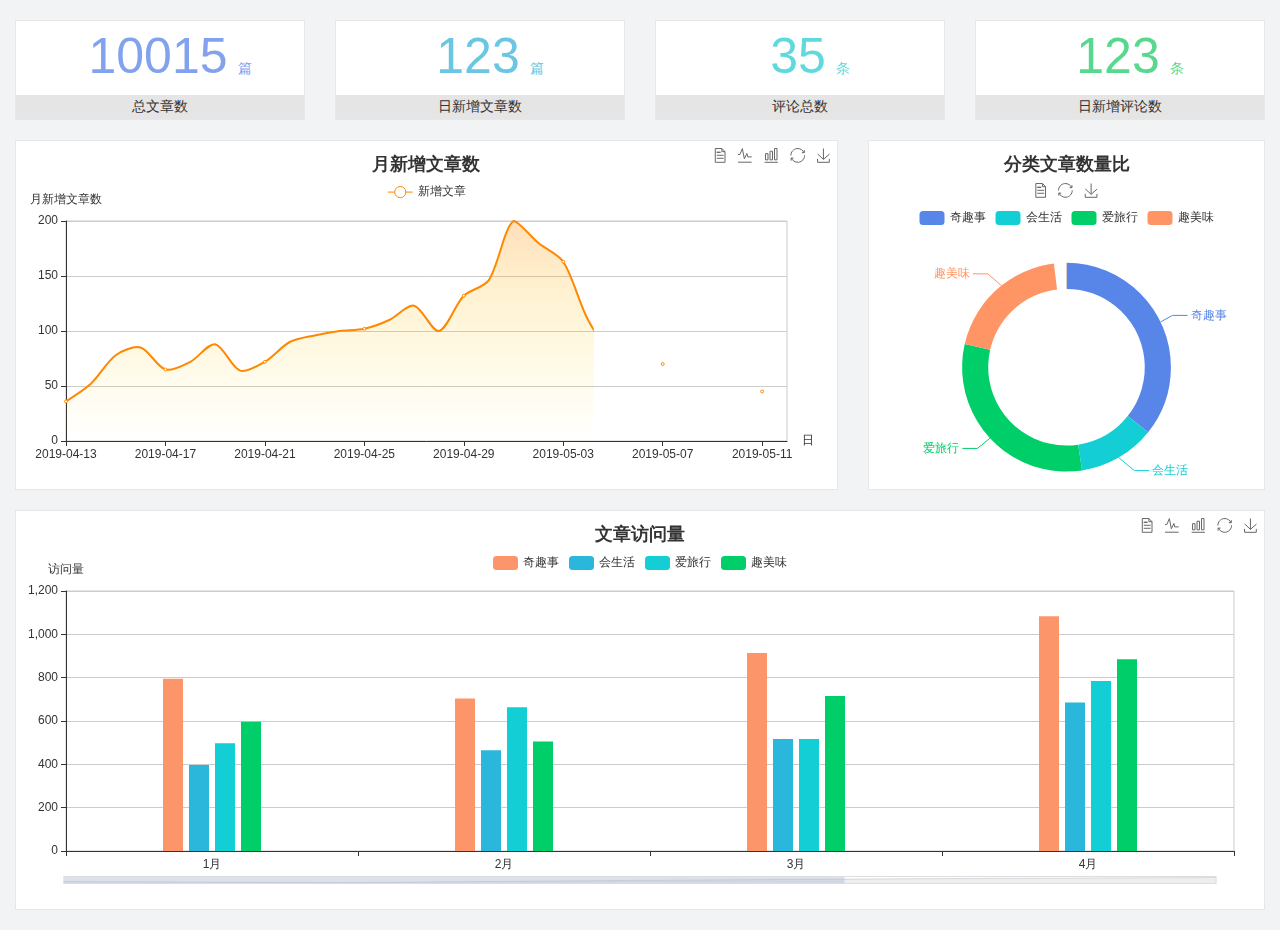
<file: home/dashboard.html>
<!DOCTYPE html>
<html lang="en">
  <head>
    <meta charset="UTF-8" />
    <meta name="viewport" content="width=device-width, initial-scale=1.0" />
    <meta http-equiv="X-UA-Compatible" content="ie=edge" />
    <title>图表统计</title>
    <link rel="stylesheet" href="../assets/lib/bootstrap.css" />
    <link rel="stylesheet" href="../assets/lib/main.css" />
    <script src="../assets/lib/jquery.js"></script>
    <script type="text/javascript" src="../assets/lib/echarts.min.js"></script>
  </head>

  <body>
    <div class="container-fluid">
      <div class="row spannel_list">
        <div class="col-sm-3 col-xs-6">
          <div class="spannel">
            <em>10015</em><span>篇</span>
            <b>总文章数</b>
          </div>
        </div>
        <div class="col-sm-3 col-xs-6">
          <div class="spannel scolor01">
            <em>123</em><span>篇</span>
            <b>日新增文章数</b>
          </div>
        </div>
        <div class="col-sm-3 col-xs-6">
          <div class="spannel scolor02">
            <em>35</em><span>条</span>
            <b>评论总数</b>
          </div>
        </div>
        <div class="col-sm-3 col-xs-6">
          <div class="spannel scolor03">
            <em>123</em><span>条</span>
            <b>日新增评论数</b>
          </div>
        </div>
      </div>
    </div>

    <div class="container-fluid">
      <div class="row curve-pie">
        <div class="col-lg-8 col-md-8">
          <div class="gragh_pannel" id="curve_show"></div>
        </div>
        <div class="col-lg-4 col-md-4">
          <div class="gragh_pannel" id="pie_show"></div>
        </div>
      </div>
    </div>

    <div class="container-fluid">
      <div class="column_pannel" id="column_show"></div>
    </div>

    <script>
      var oChart = echarts.init(document.getElementById("curve_show"));
      var aList_all = [
        { count: 36, date: "2019-04-13" },
        { count: 52, date: "2019-04-14" },
        { count: 78, date: "2019-04-15" },
        { count: 85, date: "2019-04-16" },
        { count: 65, date: "2019-04-17" },
        { count: 72, date: "2019-04-18" },
        { count: 88, date: "2019-04-19" },
        { count: 64, date: "2019-04-20" },
        { count: 72, date: "2019-04-21" },
        { count: 90, date: "2019-04-22" },
        { count: 96, date: "2019-04-23" },
        { count: 100, date: "2019-04-24" },
        { count: 102, date: "2019-04-25" },
        { count: 110, date: "2019-04-26" },
        { count: 123, date: "2019-04-27" },
        { count: 100, date: "2019-04-28" },
        { count: 132, date: "2019-04-29" },
        { count: 146, date: "2019-04-30" },
        { count: 200, date: "2019-05-01" },
        { count: 180, date: "2019-05-02" },
        { count: 163, date: "2019-05-03" },
        { count: 110, date: "2019-05-04" },
        { count: 80, date: "2019-05-05" },
        { count: 82, date: "2019-05-06" },
        { count: 70, date: "2019-05-07" },
        { count: 65, date: "2019-05-08" },
        { count: 54, date: "2019-05-09" },
        { count: 40, date: "2019-05-10" },
        { count: 45, date: "2019-05-11" },
        { count: 38, date: "2019-05-12" },
      ];

      let aCount = [];
      let aDate = [];

      for (var i = 0; i < aList_all.length; i++) {
        aCount.push(aList_all[i].count);
        aDate.push(aList_all[i].date);
      }

      var chartopt = {
        title: {
          text: "月新增文章数",
          left: "center",
          top: "10",
        },
        tooltip: {
          trigger: "axis",
        },
        legend: {
          data: ["新增文章"],
          top: "40",
        },
        toolbox: {
          show: true,
          feature: {
            mark: { show: true },
            dataView: { show: true, readOnly: false },
            magicType: { show: true, type: ["line", "bar"] },
            restore: { show: true },
            saveAsImage: { show: true },
          },
        },
        calculable: true,
        xAxis: [
          {
            name: "日",
            type: "category",
            boundaryGap: false,
            data: aDate,
          },
        ],
        yAxis: [
          {
            name: "月新增文章数",
            type: "value",
          },
        ],
        series: [
          {
            name: "新增文章",
            type: "line",
            smooth: true,
            itemStyle: {
              normal: { areaStyle: { type: "default" }, color: "#f80" },
              lineStyle: { color: "#f80" },
            },
            data: aCount,
          },
        ],
        areaStyle: {
          normal: {
            color: new echarts.graphic.LinearGradient(0, 0, 0, 1, [
              {
                offset: 0,
                color: "rgba(255,136,0,0.39)",
              },
              {
                offset: 0.34,
                color: "rgba(255,180,0,0.25)",
              },
              {
                offset: 1,
                color: "rgba(255,222,0,0.00)",
              },
            ]),
          },
        },
        grid: {
          show: true,
          x: 50,
          x2: 50,
          y: 80,
          height: 220,
        },
      };

      oChart.setOption(chartopt);

      var oPie = echarts.init(document.getElementById("pie_show"));
      var oPieopt = {
        title: {
          top: 10,
          text: "分类文章数量比",
          x: "center",
        },
        tooltip: {
          trigger: "item",
          formatter: "{a} <br/>{b} : {c} ({d}%)",
        },
        color: ["#5885e8", "#13cfd5", "#00ce68", "#ff9565"],
        legend: {
          x: "center",
          top: 65,
          data: ["奇趣事", "会生活", "爱旅行", "趣美味"],
        },
        toolbox: {
          show: true,
          x: "center",
          top: 35,
          feature: {
            mark: { show: true },
            dataView: { show: true, readOnly: false },
            magicType: {
              show: true,
              type: ["pie", "funnel"],
              option: {
                funnel: {
                  x: "25%",
                  width: "50%",
                  funnelAlign: "left",
                  max: 1548,
                },
              },
            },
            restore: { show: true },
            saveAsImage: { show: true },
          },
        },
        calculable: true,
        series: [
          {
            name: "访问来源",
            type: "pie",
            radius: ["45%", "60%"],
            center: ["50%", "65%"],
            data: [
              { value: 300, name: "奇趣事" },
              { value: 100, name: "会生活" },
              { value: 260, name: "爱旅行" },
              { value: 180, name: "趣美味" },
            ],
          },
        ],
      };
      oPie.setOption(oPieopt);

      var oColumn = this.echarts.init(document.getElementById("column_show"));
      var oColumnopt = {
        title: {
          text: "文章访问量",
          left: "center",
          top: "10",
        },
        tooltip: {
          trigger: "axis",
        },
        legend: {
          data: ["奇趣事", "会生活", "爱旅行", "趣美味"],
          top: "40",
        },
        toolbox: {
          show: true,
          feature: {
            mark: { show: true },
            dataView: { show: true, readOnly: false },
            magicType: { show: true, type: ["line", "bar"] },
            restore: { show: true },
            saveAsImage: { show: true },
          },
        },
        calculable: true,
        xAxis: [
          {
            type: "category",
            data: ["1月", "2月", "3月", "4月", "5月"],
          },
        ],
        yAxis: [
          {
            name: "访问量",
            type: "value",
          },
        ],
        series: [
          {
            name: "奇趣事",
            type: "bar",
            barWidth: 20,
            itemStyle: {
              normal: { areaStyle: { type: "default" }, color: "#fd956a" },
            },
            data: [800, 708, 920, 1090, 1200],
          },
          {
            name: "会生活",
            type: "bar",
            barWidth: 20,
            itemStyle: {
              normal: { areaStyle: { type: "default" }, color: "#2bb6db" },
            },
            data: [400, 468, 520, 690, 800],
          },
          {
            name: "爱旅行",
            type: "bar",
            barWidth: 20,
            itemStyle: {
              normal: { areaStyle: { type: "default" }, color: "#13cfd5" },
            },
            data: [500, 668, 520, 790, 900],
          },
          {
            name: "趣美味",
            type: "bar",
            barWidth: 20,
            itemStyle: {
              normal: { areaStyle: { type: "default" }, color: "#00ce68" },
            },
            data: [600, 508, 720, 890, 1000],
          },
        ],
        grid: {
          show: true,
          x: 50,
          x2: 30,
          y: 80,
          height: 260,
        },
        dataZoom: [
          //给x轴设置滚动条
          {
            start: 0, //默认为0
            end: 100 - 1000 / 31, //默认为100
            type: "slider",
            show: true,
            xAxisIndex: [0],
            handleSize: 0, //滑动条的 左右2个滑动条的大小
            height: 8, //组件高度
            left: 45, //左边的距离
            right: 50, //右边的距离
            bottom: 26, //右边的距离
            handleColor: "#ddd", //h滑动图标的颜色
            handleStyle: {
              borderColor: "#cacaca",
              borderWidth: "1",
              shadowBlur: 2,
              background: "#ddd",
              shadowColor: "#ddd",
            },
          },
        ],
      };
      oColumn.setOption(oColumnopt);
    </script>
  </body>
</html>
</file>
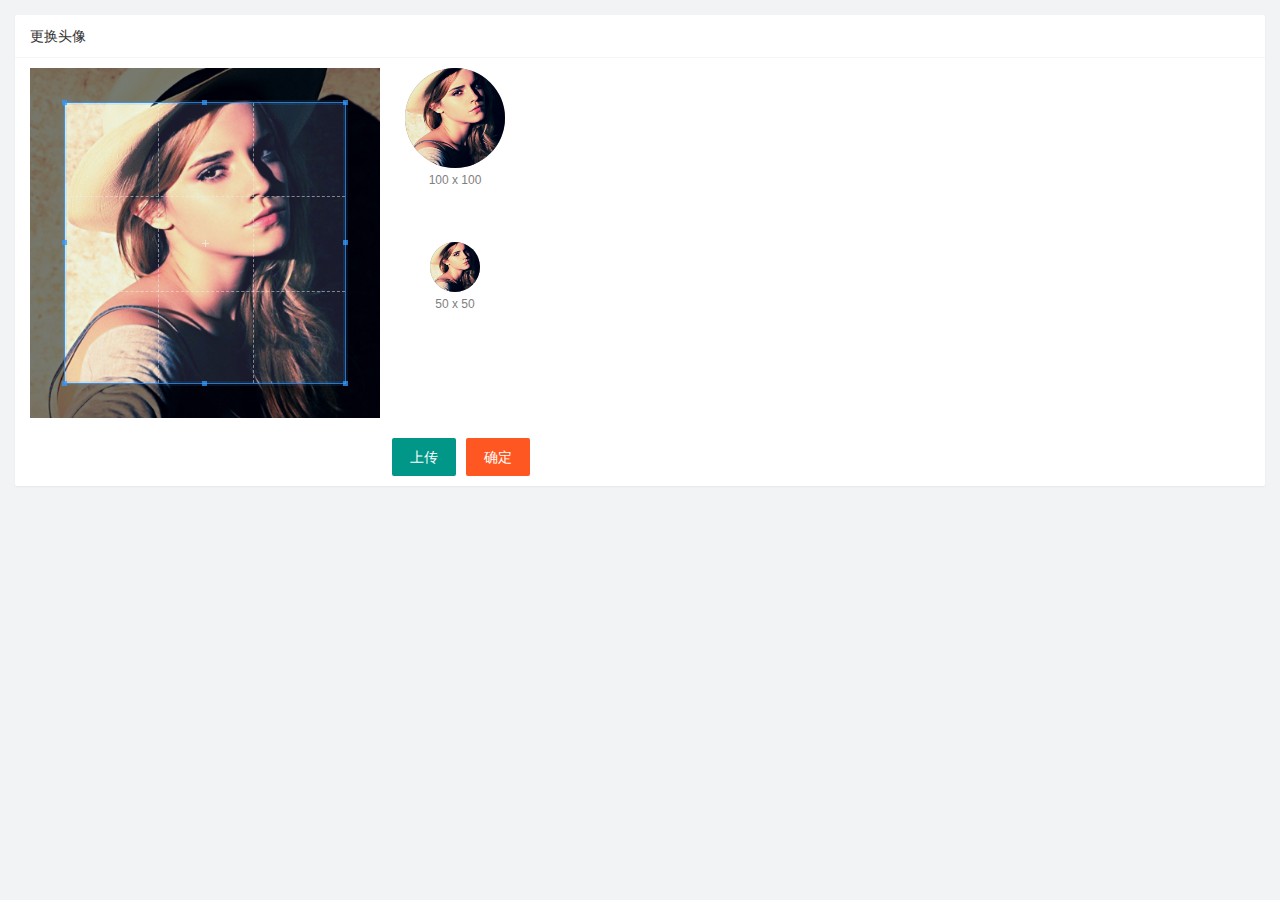
<file: user/user_avatar.html>
<!DOCTYPE html>
<html lang="en">
  <head>
    <meta charset="UTF-8" />
    <meta http-equiv="X-UA-Compatible" content="IE=edge" />
    <meta name="viewport" content="width=device-width, initial-scale=1.0" />
    <title>更换头像</title>
    <link rel="stylesheet" href="../assets/lib/layui/css/layui.css" />
    <link rel="stylesheet" href="../assets/lib/cropper/cropper.css" />
    <link rel="stylesheet" href="../assets/css/user/user_avatar.css" />
  </head>
  <body>
    <div class="layui-card">
      <div class="layui-card-header">更换头像</div>
      <div class="layui-card-body">
        <!-- 第一行的图片裁剪和预览区域 -->
        <div class="row1">
          <!-- 图片裁剪区域 -->
          <div class="cropper-box">
            <!-- 这个 img 标签很重要，将来会把它初始化为裁剪区域 -->
            <img id="image" src="../assets/images/sample.jpg" />
          </div>
          <!-- 图片的预览区域 -->
          <div class="preview-box">
            <div>
              <!-- 宽高为 100px 的预览区域 -->
              <div class="img-preview w100"></div>
              <p class="size">100 x 100</p>
            </div>
            <div>
              <!-- 宽高为 50px 的预览区域 -->
              <div class="img-preview w50"></div>
              <p class="size">50 x 50</p>
            </div>
          </div>
        </div>

        <!-- 第二行的按钮区域 -->
        <div class="row2">
          <!-- 通过accept属性，可以指定，允许用户选择什么类型的文件 -->
          <input type="file" id="file" accept="image/png,image/jpeg" />
          <button type="button" class="layui-btn" id="btnChooseImage">
            上传
          </button>
          <button
            type="button"
            class="layui-btn layui-btn-danger"
            id="btnUpload"
          >
            确定
          </button>
        </div>
      </div>
    </div>
    <script src="../assets/lib/layui/layui.all.js"></script>
    <script src="../assets/lib/jquery.js"></script>
    <script src="../assets/lib/cropper/Cropper.js"></script>
    <script src="../assets/lib/cropper/jquery-cropper.js"></script>
    <script src="../assets/js/baseAPI.js"></script>
    <script src="../assets/js/user/user_avatar.js"></script>
  </body>
</html>
</file>
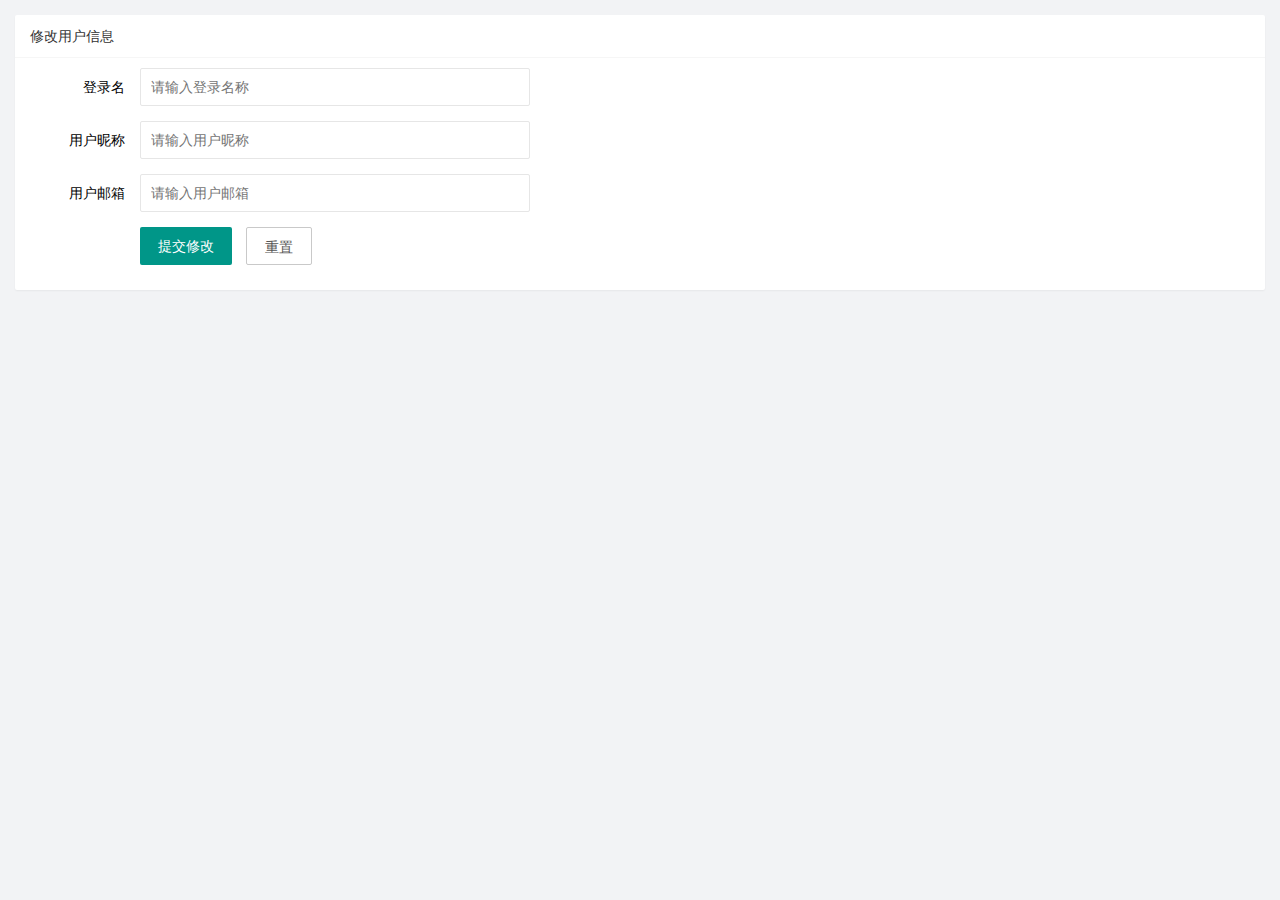
<file: user/user_info.html>
<!DOCTYPE html>
<html lang="en">
  <head>
    <meta charset="UTF-8" />
    <meta http-equiv="X-UA-Compatible" content="IE=edge" />
    <meta name="viewport" content="width=device-width, initial-scale=1.0" />
    <title>个人中心</title>
    <link rel="stylesheet" href="../assets/lib/layui/css/layui.css" />
    <link rel="stylesheet" href="../assets/css/user/user_info.css" />
  </head>
  <body>
    <!-- <iframe name="fm" src="./user_info.html" frameborder="0"> 个人信息 </iframe> -->

    <div class="layui-card">
      <div class="layui-card-header">修改用户信息</div>
      <div class="layui-card-body">
        <form class="layui-form" lay-filter="formUserInfo">
          <!-- 这是隐藏域 不可见的输入框 -->
          <input type="hidden" name="id" value="" />
          <div class="layui-form-item">
            <label class="layui-form-label">登录名</label>
            <div class="layui-input-block">
              <input
                type="text"
                name="username"
                required
                lay-verify="required"
                placeholder="请输入登录名称"
                autocomplete="off"
                class="layui-input"
                readonly
              />
            </div>
          </div>
          <div class="layui-form-item">
            <label class="layui-form-label">用户昵称</label>
            <div class="layui-input-block">
              <input
                type="text"
                name="nickname"
                required
                lay-verify="required|nickname"
                placeholder="请输入用户昵称"
                autocomplete="off"
                class="layui-input"
              />
            </div>
          </div>
          <div class="layui-form-item">
            <label class="layui-form-label">用户邮箱</label>
            <div class="layui-input-block">
              <input
                type="text"
                name="email"
                required
                lay-verify="required|email"
                placeholder="请输入用户邮箱"
                autocomplete="off"
                class="layui-input"
              />
            </div>
          </div>
          <div class="layui-form-item">
            <div class="layui-input-block">
              <button class="layui-btn" lay-submit lay-filter="formDemo">
                提交修改
              </button>
              <button
                type="reset"
                class="layui-btn layui-btn-primary"
                id="btnReset"
              >
                重置
              </button>
            </div>
          </div>
        </form>
      </div>
    </div>
    <script src="../assets/lib/layui/layui.all.js"></script>
    <script src="../assets/lib/jquery.js"></script>
    <script src="../assets/js/baseAPI.js"></script>
    <script src="../assets/js/user/user_info.js"></script>
  </body>
</html>
</file>
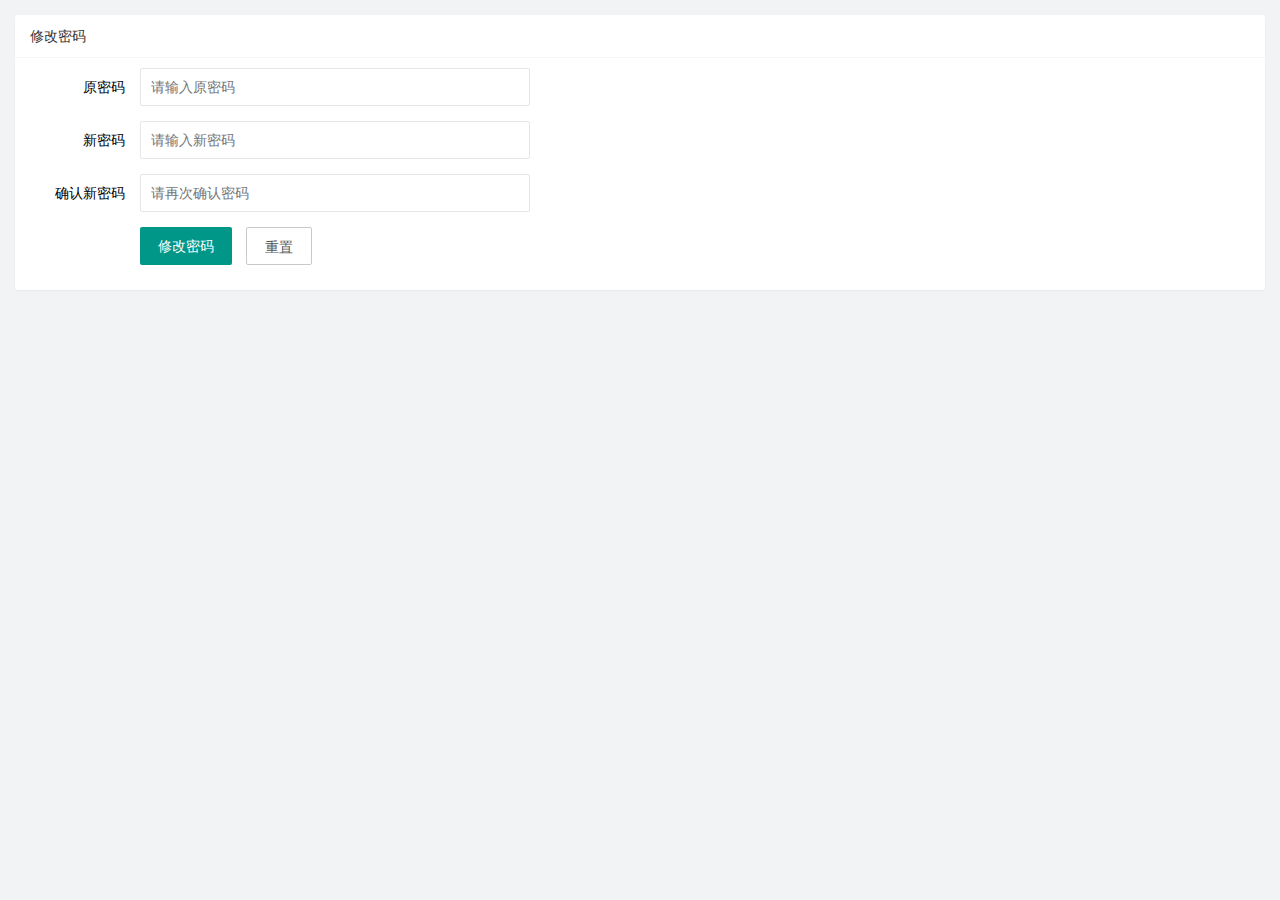
<file: user/user_pwd.html>
<!DOCTYPE html>
<html lang="en">
  <head>
    <meta charset="UTF-8" />
    <meta http-equiv="X-UA-Compatible" content="IE=edge" />
    <meta name="viewport" content="width=device-width, initial-scale=1.0" />
    <title>重置密码</title>
    <link rel="stylesheet" href="../assets/lib/layui/css/layui.css" />
    <link rel="stylesheet" href="../assets/css/user/user_pwd.css" />
  </head>
  <body>
    <div class="layui-card">
      <div class="layui-card-header">修改密码</div>
      <div class="layui-card-body">
        <form class="layui-form">
          <div class="layui-form-item">
            <label class="layui-form-label">原密码</label>
            <div class="layui-input-block">
              <input
                type="password"
                name="oldPwd"
                required
                lay-verify="required|pwd"
                placeholder="请输入原密码"
                autocomplete="off"
                class="layui-input"
              />
            </div>
          </div>
          <div class="layui-form-item">
            <label class="layui-form-label">新密码</label>
            <div class="layui-input-block">
              <input
                type="password"
                name="newPwd"
                required
                lay-verify="required|pwd|samePwd"
                placeholder="请输入新密码"
                autocomplete="off"
                class="layui-input"
              />
            </div>
          </div>
          <div class="layui-form-item">
            <label class="layui-form-label">确认新密码</label>
            <div class="layui-input-block">
              <input
                type="password"
                name="rePwd"
                required
                lay-verify="required|pwd|rePwd"
                placeholder="请再次确认密码"
                autocomplete="off"
                class="layui-input"
              />
            </div>
          </div>
          <div class="layui-form-item">
            <div class="layui-input-block">
              <button class="layui-btn" lay-submit lay-filter="formDemo">
                修改密码
              </button>
              <button type="reset" class="layui-btn layui-btn-primary">
                重置
              </button>
            </div>
          </div>
        </form>
      </div>
    </div>
    <script src="../assets/lib/layui/layui.all.js"></script>
    <script src="../assets/lib/jquery.js"></script>
    <script src="../assets/js/baseAPI.js"></script>
    <script src="../assets/js/user/user_pwd.js"></script>
  </body>
</html>
</file>
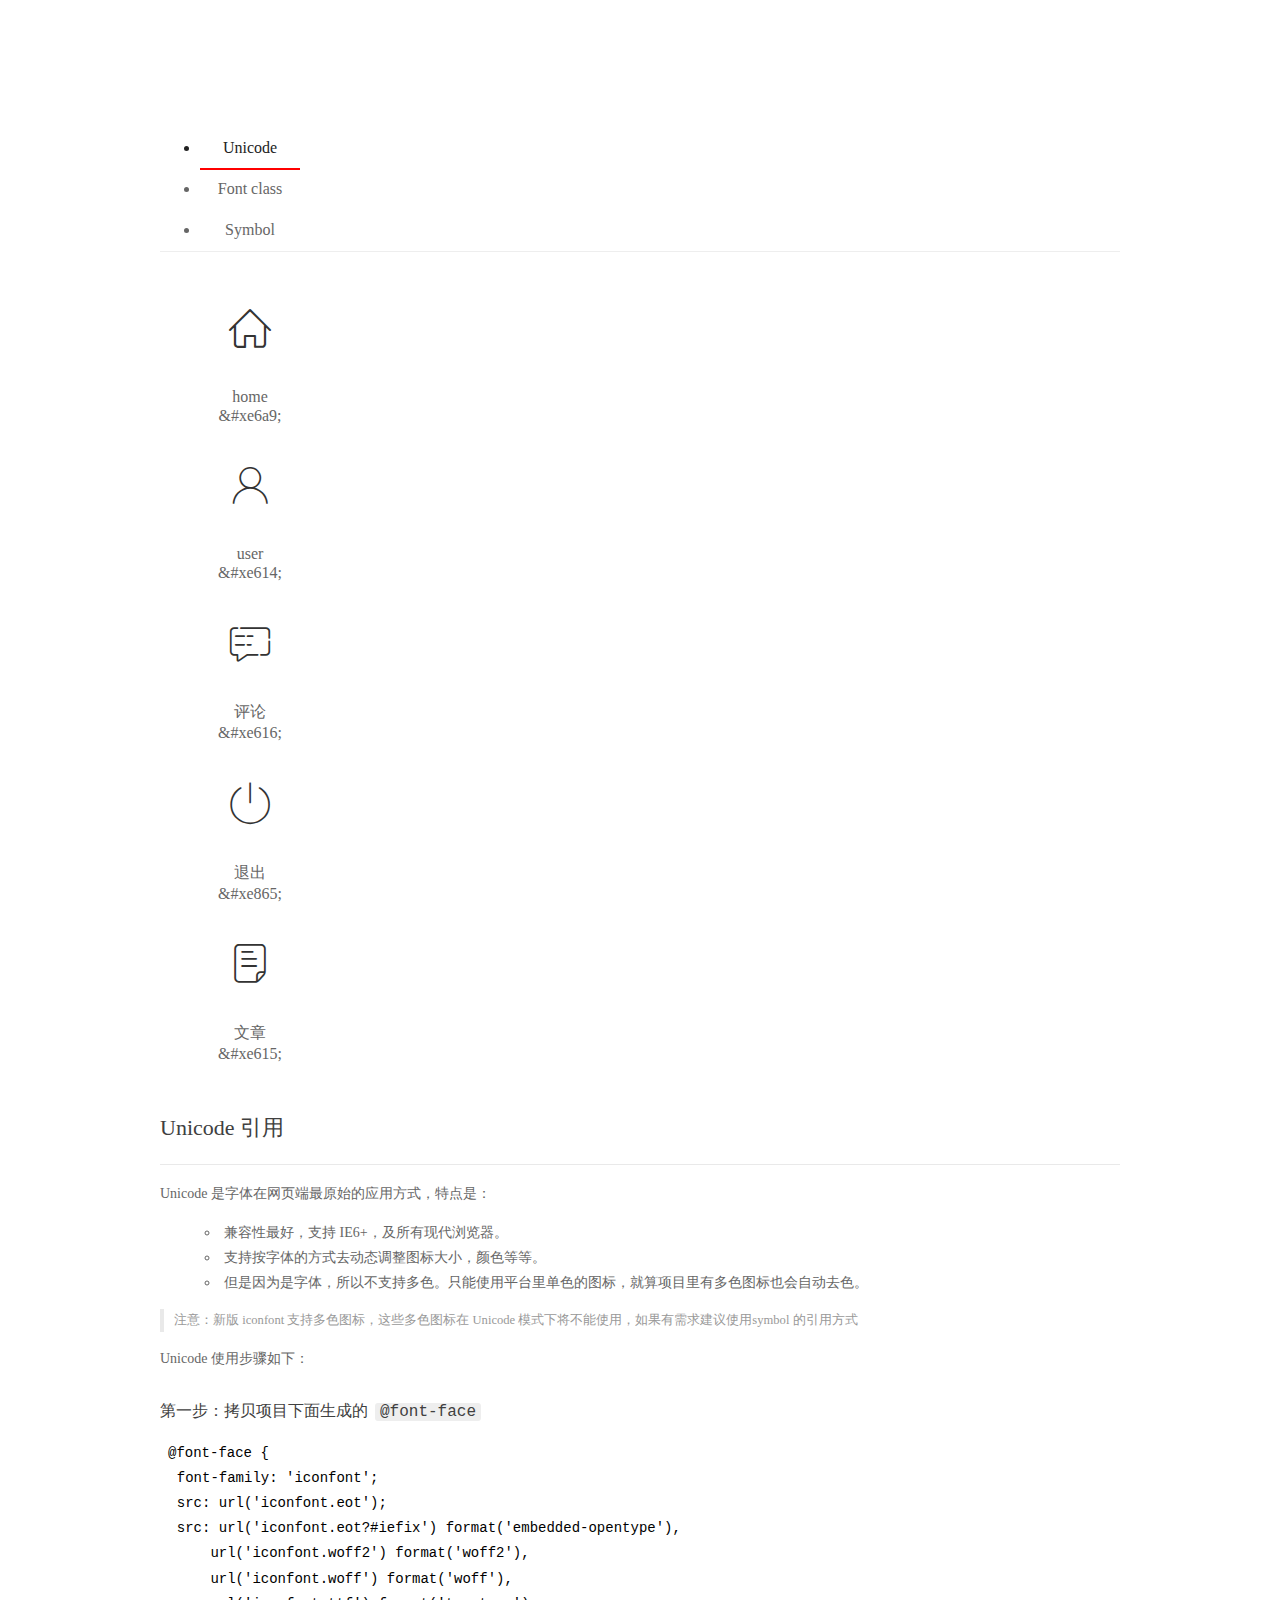
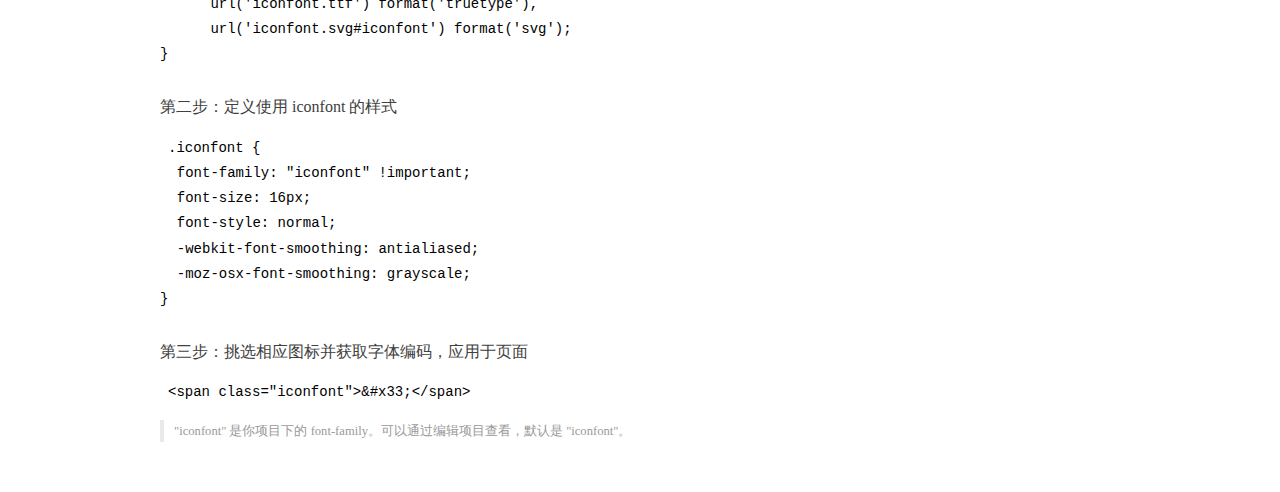
<file: assets/fonts/demo_index.html>
<!DOCTYPE html>
<html>
<head>
  <meta charset="utf-8"/>
  <title>IconFont Demo</title>
  <link rel="shortcut icon" href="https://gtms04.alicdn.com/tps/i4/TB1_oz6GVXXXXaFXpXXJDFnIXXX-64-64.ico" type="image/x-icon"/>
  <link rel="stylesheet" href="https://g.alicdn.com/thx/cube/1.3.2/cube.min.css">
  <link rel="stylesheet" href="demo.css">
  <link rel="stylesheet" href="iconfont.css">
  <script src="iconfont.js"></script>
  <!-- jQuery -->
  <script src="https://a1.alicdn.com/oss/uploads/2018/12/26/7bfddb60-08e8-11e9-9b04-53e73bb6408b.js"></script>
  <!-- 代码高亮 -->
  <script src="https://a1.alicdn.com/oss/uploads/2018/12/26/a3f714d0-08e6-11e9-8a15-ebf944d7534c.js"></script>
</head>
<body>
  <div class="main">
    <h1 class="logo"><a href="https://www.iconfont.cn/" title="iconfont 首页" target="_blank">&#xe86b;</a></h1>
    <div class="nav-tabs">
      <ul id="tabs" class="dib-box">
        <li class="dib active"><span>Unicode</span></li>
        <li class="dib"><span>Font class</span></li>
        <li class="dib"><span>Symbol</span></li>
      </ul>
      
    </div>
    <div class="tab-container">
      <div class="content unicode" style="display: block;">
          <ul class="icon_lists dib-box">
          
            <li class="dib">
              <span class="icon iconfont">&#xe6a9;</span>
                <div class="name">home</div>
                <div class="code-name">&amp;#xe6a9;</div>
              </li>
          
            <li class="dib">
              <span class="icon iconfont">&#xe614;</span>
                <div class="name">user</div>
                <div class="code-name">&amp;#xe614;</div>
              </li>
          
            <li class="dib">
              <span class="icon iconfont">&#xe616;</span>
                <div class="name">评论</div>
                <div class="code-name">&amp;#xe616;</div>
              </li>
          
            <li class="dib">
              <span class="icon iconfont">&#xe865;</span>
                <div class="name">退出</div>
                <div class="code-name">&amp;#xe865;</div>
              </li>
          
            <li class="dib">
              <span class="icon iconfont">&#xe615;</span>
                <div class="name">文章</div>
                <div class="code-name">&amp;#xe615;</div>
              </li>
          
          </ul>
          <div class="article markdown">
          <h2 id="unicode-">Unicode 引用</h2>
          <hr>

          <p>Unicode 是字体在网页端最原始的应用方式，特点是：</p>
          <ul>
            <li>兼容性最好，支持 IE6+，及所有现代浏览器。</li>
            <li>支持按字体的方式去动态调整图标大小，颜色等等。</li>
            <li>但是因为是字体，所以不支持多色。只能使用平台里单色的图标，就算项目里有多色图标也会自动去色。</li>
          </ul>
          <blockquote>
            <p>注意：新版 iconfont 支持多色图标，这些多色图标在 Unicode 模式下将不能使用，如果有需求建议使用symbol 的引用方式</p>
          </blockquote>
          <p>Unicode 使用步骤如下：</p>
          <h3 id="-font-face">第一步：拷贝项目下面生成的 <code>@font-face</code></h3>
<pre><code class="language-css"
>@font-face {
  font-family: 'iconfont';
  src: url('iconfont.eot');
  src: url('iconfont.eot?#iefix') format('embedded-opentype'),
      url('iconfont.woff2') format('woff2'),
      url('iconfont.woff') format('woff'),
      url('iconfont.ttf') format('truetype'),
      url('iconfont.svg#iconfont') format('svg');
}
</code></pre>
          <h3 id="-iconfont-">第二步：定义使用 iconfont 的样式</h3>
<pre><code class="language-css"
>.iconfont {
  font-family: "iconfont" !important;
  font-size: 16px;
  font-style: normal;
  -webkit-font-smoothing: antialiased;
  -moz-osx-font-smoothing: grayscale;
}
</code></pre>
          <h3 id="-">第三步：挑选相应图标并获取字体编码，应用于页面</h3>
<pre>
<code class="language-html"
>&lt;span class="iconfont"&gt;&amp;#x33;&lt;/span&gt;
</code></pre>
          <blockquote>
            <p>"iconfont" 是你项目下的 font-family。可以通过编辑项目查看，默认是 "iconfont"。</p>
          </blockquote>
          </div>
      </div>
      <div class="content font-class">
        <ul class="icon_lists dib-box">
          
          <li class="dib">
            <span class="icon iconfont icon-home"></span>
            <div class="name">
              home
            </div>
            <div class="code-name">.icon-home
            </div>
          </li>
          
          <li class="dib">
            <span class="icon iconfont icon-user"></span>
            <div class="name">
              user
            </div>
            <div class="code-name">.icon-user
            </div>
          </li>
          
          <li class="dib">
            <span class="icon iconfont icon-pinglun"></span>
            <div class="name">
              评论
            </div>
            <div class="code-name">.icon-pinglun
            </div>
          </li>
          
          <li class="dib">
            <span class="icon iconfont icon-tuichu"></span>
            <div class="name">
              退出
            </div>
            <div class="code-name">.icon-tuichu
            </div>
          </li>
          
          <li class="dib">
            <span class="icon iconfont icon-16"></span>
            <div class="name">
              文章
            </div>
            <div class="code-name">.icon-16
            </div>
          </li>
          
        </ul>
        <div class="article markdown">
        <h2 id="font-class-">font-class 引用</h2>
        <hr>

        <p>font-class 是 Unicode 使用方式的一种变种，主要是解决 Unicode 书写不直观，语意不明确的问题。</p>
        <p>与 Unicode 使用方式相比，具有如下特点：</p>
        <ul>
          <li>兼容性良好，支持 IE8+，及所有现代浏览器。</li>
          <li>相比于 Unicode 语意明确，书写更直观。可以很容易分辨这个 icon 是什么。</li>
          <li>因为使用 class 来定义图标，所以当要替换图标时，只需要修改 class 里面的 Unicode 引用。</li>
          <li>不过因为本质上还是使用的字体，所以多色图标还是不支持的。</li>
        </ul>
        <p>使用步骤如下：</p>
        <h3 id="-fontclass-">第一步：引入项目下面生成的 fontclass 代码：</h3>
<pre><code class="language-html">&lt;link rel="stylesheet" href="./iconfont.css"&gt;
</code></pre>
        <h3 id="-">第二步：挑选相应图标并获取类名，应用于页面：</h3>
<pre><code class="language-html">&lt;span class="iconfont icon-xxx"&gt;&lt;/span&gt;
</code></pre>
        <blockquote>
          <p>"
            iconfont" 是你项目下的 font-family。可以通过编辑项目查看，默认是 "iconfont"。</p>
        </blockquote>
      </div>
      </div>
      <div class="content symbol">
          <ul class="icon_lists dib-box">
          
            <li class="dib">
                <svg class="icon svg-icon" aria-hidden="true">
                  <use xlink:href="#icon-home"></use>
                </svg>
                <div class="name">home</div>
                <div class="code-name">#icon-home</div>
            </li>
          
            <li class="dib">
                <svg class="icon svg-icon" aria-hidden="true">
                  <use xlink:href="#icon-user"></use>
                </svg>
                <div class="name">user</div>
                <div class="code-name">#icon-user</div>
            </li>
          
            <li class="dib">
                <svg class="icon svg-icon" aria-hidden="true">
                  <use xlink:href="#icon-pinglun"></use>
                </svg>
                <div class="name">评论</div>
                <div class="code-name">#icon-pinglun</div>
            </li>
          
            <li class="dib">
                <svg class="icon svg-icon" aria-hidden="true">
                  <use xlink:href="#icon-tuichu"></use>
                </svg>
                <div class="name">退出</div>
                <div class="code-name">#icon-tuichu</div>
            </li>
          
            <li class="dib">
                <svg class="icon svg-icon" aria-hidden="true">
                  <use xlink:href="#icon-16"></use>
                </svg>
                <div class="name">文章</div>
                <div class="code-name">#icon-16</div>
            </li>
          
          </ul>
          <div class="article markdown">
          <h2 id="symbol-">Symbol 引用</h2>
          <hr>

          <p>这是一种全新的使用方式，应该说这才是未来的主流，也是平台目前推荐的用法。相关介绍可以参考这篇<a href="">文章</a>
            这种用法其实是做了一个 SVG 的集合，与另外两种相比具有如下特点：</p>
          <ul>
            <li>支持多色图标了，不再受单色限制。</li>
            <li>通过一些技巧，支持像字体那样，通过 <code>font-size</code>, <code>color</code> 来调整样式。</li>
            <li>兼容性较差，支持 IE9+，及现代浏览器。</li>
            <li>浏览器渲染 SVG 的性能一般，还不如 png。</li>
          </ul>
          <p>使用步骤如下：</p>
          <h3 id="-symbol-">第一步：引入项目下面生成的 symbol 代码：</h3>
<pre><code class="language-html">&lt;script src="./iconfont.js"&gt;&lt;/script&gt;
</code></pre>
          <h3 id="-css-">第二步：加入通用 CSS 代码（引入一次就行）：</h3>
<pre><code class="language-html">&lt;style&gt;
.icon {
  width: 1em;
  height: 1em;
  vertical-align: -0.15em;
  fill: currentColor;
  overflow: hidden;
}
&lt;/style&gt;
</code></pre>
          <h3 id="-">第三步：挑选相应图标并获取类名，应用于页面：</h3>
<pre><code class="language-html">&lt;svg class="icon" aria-hidden="true"&gt;
  &lt;use xlink:href="#icon-xxx"&gt;&lt;/use&gt;
&lt;/svg&gt;
</code></pre>
          </div>
      </div>

    </div>
  </div>
  <script>
  $(document).ready(function () {
      $('.tab-container .content:first').show()

      $('#tabs li').click(function (e) {
        var tabContent = $('.tab-container .content')
        var index = $(this).index()

        if ($(this).hasClass('active')) {
          return
        } else {
          $('#tabs li').removeClass('active')
          $(this).addClass('active')

          tabContent.hide().eq(index).fadeIn()
        }
      })
    })
  </script>
</body>
</html>
</file>
<file: assets/lib/main.css>
body{
    font-family:'MicroSoft YaHei';
    background-color: #f2f3f5;
}
.main_wrap{
    position:fixed;
    width:100%;
    height:100%;
    left:0px;
    top:0px;
    background:url('../images/login_bg.jpg'); 
    background-size:100% 100%; 
  }
.header{
    width:1200px;
    overflow: hidden;
    margin:20px auto 0;
}
.heade .logo{
    float: left;
}
.header .copyright{
    float:right;
    font-size:12px;
    color:#fff;
    text-align:right;
    line-height:20px;
    margin-top:10px;
}
.login_form_con{
    position:absolute;
    left:50%;
    top:50%;
    margin-left:-200px;
    margin-top:-155px;
    width:400px;
    height:310px;
    background-color: #edeff0;
}

.login_form{
    position: relative;
}

.login_form .icon-user{
    position:absolute;
    font-size:16px;
    color:#999;
    left:46px;
    top:12px;
}
.login_form .icon-key{
    position:absolute;
    font-size:18px;
    color:#999;
    left:46px;
    top:78px;
}
.login_title{
    height:60px;
    background:url('../images/login_title.png') center center no-repeat #fff;
}
.input_txt,.input_pass,.input_sub{
    display:block;
    width:334px;
    height:37px;
    padding:0px;
    text-indent:40px;
    border:1px solid #ddd;
    margin:27px auto 0;
    outline:none;
}
.input_sub{
    margin-top:40px;
    height:42px;
    background-color: #19b9e7;
    text-indent:0px;
    font-size:18px;
    color:#fff;
    cursor: pointer;
}
.input_sub:hover{
    background-color: #08a0cc;
}

.sider{
    position:fixed;
    left:0;
    top:0;
    bottom:0;
    width:210px;
    background-color: #323745;
}
.sider .logo{
    display:block;
    height:56px;
    background-color: #242732;
    overflow: hidden;
}
.sider .logo img{
    display:block;
    margin:6px auto 0;
}
.user_info{
    height:79px;
    border-bottom:1px solid #5a5e6b;
}

.user_info img{
    float: left;
    width:40px;
    height:40px;
    border-radius:20px;
    margin:19px 0 0 30px;
}
.user_info span{
    float: left;
    width:120px;
    font-size:12px;
    color:#fff;
    margin:23px 0 0 20px;
}
.user_info b{
    float: left;
    width: 120px;
    font-weight:normal;
    font-size:12px;
    color:#adafb5;
    margin:2px 0 0 20px;
}

.menu .level01{
    height:50px;
    line-height:50px;
}
.menu .level01 a{
    display:block;
    height:50px;
    font-size:12px;
    color:#adafb5;
    overflow: hidden;
}
.menu .level01.active a{
    background-color: #1378f0;
    color:#fff;
}
.menu .level01.active i{
    color:#fff;
}

.menu .level01 a:hover{
    background-color: #1378f0;
    color:#fff;
}
.menu .level01 a:hover i{
    color:#fff;
}
.menu .level01 i{
    color:#61646f;
    font-size:22px;
    float: left;
    margin-left:26px;
}
.menu .level01 span{
    float: left;
    margin-left:10px;
}
.menu .level01 b{
    float: right;
    margin-right:20px;
    font-weight:normal;
    transform:rotate(90deg);
    transition:all 500ms ease;
}

.menu .level01 .rotate0{
    transform:rotate(0deg);
}

.menu .level02{
    background: #242732;
    display:none;
}


.menu .level02 li{
    height:40px;
    line-height:40px;
}
.menu .level02 li a{
    display:block;
    height:40px;
    font-size:12px;
    color:#adafb5;
    overflow: hidden;
}

.menu .level02 li a:hover{
    background-color: #1378f0;
    color:#fff;
}

.menu .level02 li i{
    font-size:12px;
    float: left;
    margin-left:60px;
}
.menu .level02 li span{
    font-size:12px;
    float: left;
    margin-left:5px;
}

.menu .level02 .active a{
    color:#ffae00;
}

.header_bar{
    position:fixed;
    left:210px;
    right:0;
    top:0;
    height:56px;
    background-color: #fff;
}

.main{
    position:fixed;
    left:210px;
    top:56px;
    right:0;
    bottom:0;
    background-color: #f2f3f5;
}

.search_form{
    width:218px;
    height:33px;
    border:1px solid #ddd;
    background-color: #f2f3f5;
    border-radius:16px;
    float: left;
    margin:12px 0 0 27px;
}

.search_form input{
    padding:0px;
    margin:0px;
    border:0px;
    float: left;
    background-color: #f2f3f5;
    font-size:12px;
    width:175px;
    height:31px;
    margin-left:12px;
    outline:none;
   
}

.search_form .icon-search{
    line-height:33px;
    cursor: pointer;
    font-size:18px;
    color:#abaebb;
}
.user_center_link{
    float:right;

}
.user_center_link a{
    line-height:56px;
    font-size:12px;
    color:#999;
    margin-right:15px;
}
.user_center_link a:hover{
    color:#ffae00
}

.user_center_link img{
    width:42px;
    height:42px;
    border-radius:32px;
    margin-right:10px;
}

.spannel_list{
    margin-top:20px;
}

.spannel{
	height:100px;
	overflow:hidden;
	text-align:center;
    position:relative;
    background-color: #fff;
    border:1px solid #e7e7e9;
    margin-bottom:20px;
}

.spannel em{
    font-style:normal;
	font-size:50px;
	line-height:50px;
	display:inline-block;
	margin:10px 0 0 20px;
	font-family:'Arial';
	color:#83a2ed;
}

.spannel span{
	font-size:14px;
	display:inline-block;
	color:#83a2ed;
	margin-left:10px;
}

.spannel b{
	position:absolute;
	left:0;
	bottom:0;
	width:100%;
	line-height:24px;
	background:#e5e5e5;
	color:#333;
	font-size:14px;
	font-weight:normal;
}

.scolor01 em,.scolor01 span{
	color:#6ac6e2;
}

.scolor02 em,.scolor02 span{
	color:#5fd9de;
}

.scolor03 em,.scolor03 span{
	color:#58d88e;
}


.gragh_pannel{
    height:350px;
    border:1px solid #e7e7e9;
    background-color: #fff!important; 
    margin-bottom:20px;  
}

.column_pannel{
    margin-bottom:20px;
    height:400px;
    border:1px solid #e7e7e9;
    background-color: #fff!important;   
}

.common_title{
    line-height:42px;
    background-color: #fbfbfb;
    border:1px solid #e7e7e9;
    margin-top:20px;
    text-indent: 15px;
    font-size:14px;
    color:#333;
}

.common_con{
    border:1px solid #e7e7e9;
    border-top:0px;
    background-color: #fff;
    padding-bottom:20px;
    margin-bottom:20px;
}
.opt_btns{
    margin-top:20px;
}

.mp20{
    margin-top:20px;
}

.pagination{   
   margin:0;
}

.article_form{
    margin-top:20px;
}

.form-group{
    margin-bottom:25px;
}

.form-group label{
    font-weight:normal;
    color:#666;
}

.icon-icondate{
    line-height:16px;
}

.user_pic{
    width:100px;
    height:100px;
    margin-bottom:10px;
}

.article_cover{
    width:200px;
    height:200px;
    margin-bottom:10px;
}
</file>
<file: assets/lib/layui/css/layui.css>
/** layui-v2.5.5 MIT License By https://www.layui.com */
 .layui-inline,img{display:inline-block;vertical-align:middle}h1,h2,h3,h4,h5,h6{font-weight:400}.layui-edge,.layui-header,.layui-inline,.layui-main{position:relative}.layui-body,.layui-edge,.layui-elip{overflow:hidden}.layui-btn,.layui-edge,.layui-inline,img{vertical-align:middle}.layui-btn,.layui-disabled,.layui-icon,.layui-unselect{-moz-user-select:none;-webkit-user-select:none;-ms-user-select:none}.layui-elip,.layui-form-checkbox span,.layui-form-pane .layui-form-label{text-overflow:ellipsis;white-space:nowrap}.layui-breadcrumb,.layui-tree-btnGroup{visibility:hidden}blockquote,body,button,dd,div,dl,dt,form,h1,h2,h3,h4,h5,h6,input,li,ol,p,pre,td,textarea,th,ul{margin:0;padding:0;-webkit-tap-highlight-color:rgba(0,0,0,0)}a:active,a:hover{outline:0}img{border:none}li{list-style:none}table{border-collapse:collapse;border-spacing:0}h4,h5,h6{font-size:100%}button,input,optgroup,option,select,textarea{font-family:inherit;font-size:inherit;font-style:inherit;font-weight:inherit;outline:0}pre{white-space:pre-wrap;white-space:-moz-pre-wrap;white-space:-pre-wrap;white-space:-o-pre-wrap;word-wrap:break-word}body{line-height:24px;font:14px Helvetica Neue,Helvetica,PingFang SC,Tahoma,Arial,sans-serif}hr{height:1px;margin:10px 0;border:0;clear:both}a{color:#333;text-decoration:none}a:hover{color:#777}a cite{font-style:normal;*cursor:pointer}.layui-border-box,.layui-border-box *{box-sizing:border-box}.layui-box,.layui-box *{box-sizing:content-box}.layui-clear{clear:both;*zoom:1}.layui-clear:after{content:'\20';clear:both;*zoom:1;display:block;height:0}.layui-inline{*display:inline;*zoom:1}.layui-edge{display:inline-block;width:0;height:0;border-width:6px;border-style:dashed;border-color:transparent}.layui-edge-top{top:-4px;border-bottom-color:#999;border-bottom-style:solid}.layui-edge-right{border-left-color:#999;border-left-style:solid}.layui-edge-bottom{top:2px;border-top-color:#999;border-top-style:solid}.layui-edge-left{border-right-color:#999;border-right-style:solid}.layui-disabled,.layui-disabled:hover{color:#d2d2d2!important;cursor:not-allowed!important}.layui-circle{border-radius:100%}.layui-show{display:block!important}.layui-hide{display:none!important}@font-face{font-family:layui-icon;src:url(../font/iconfont.eot?v=250);src:url(../font/iconfont.eot?v=250#iefix) format('embedded-opentype'),url(../font/iconfont.woff2?v=250) format('woff2'),url(../font/iconfont.woff?v=250) format('woff'),url(../font/iconfont.ttf?v=250) format('truetype'),url(../font/iconfont.svg?v=250#layui-icon) format('svg')}.layui-icon{font-family:layui-icon!important;font-size:16px;font-style:normal;-webkit-font-smoothing:antialiased;-moz-osx-font-smoothing:grayscale}.layui-icon-reply-fill:before{content:"\e611"}.layui-icon-set-fill:before{content:"\e614"}.layui-icon-menu-fill:before{content:"\e60f"}.layui-icon-search:before{content:"\e615"}.layui-icon-share:before{content:"\e641"}.layui-icon-set-sm:before{content:"\e620"}.layui-icon-engine:before{content:"\e628"}.layui-icon-close:before{content:"\1006"}.layui-icon-close-fill:before{content:"\1007"}.layui-icon-chart-screen:before{content:"\e629"}.layui-icon-star:before{content:"\e600"}.layui-icon-circle-dot:before{content:"\e617"}.layui-icon-chat:before{content:"\e606"}.layui-icon-release:before{content:"\e609"}.layui-icon-list:before{content:"\e60a"}.layui-icon-chart:before{content:"\e62c"}.layui-icon-ok-circle:before{content:"\1005"}.layui-icon-layim-theme:before{content:"\e61b"}.layui-icon-table:before{content:"\e62d"}.layui-icon-right:before{content:"\e602"}.layui-icon-left:before{content:"\e603"}.layui-icon-cart-simple:before{content:"\e698"}.layui-icon-face-cry:before{content:"\e69c"}.layui-icon-face-smile:before{content:"\e6af"}.layui-icon-survey:before{content:"\e6b2"}.layui-icon-tree:before{content:"\e62e"}.layui-icon-upload-circle:before{content:"\e62f"}.layui-icon-add-circle:before{content:"\e61f"}.layui-icon-download-circle:before{content:"\e601"}.layui-icon-templeate-1:before{content:"\e630"}.layui-icon-util:before{content:"\e631"}.layui-icon-face-surprised:before{content:"\e664"}.layui-icon-edit:before{content:"\e642"}.layui-icon-speaker:before{content:"\e645"}.layui-icon-down:before{content:"\e61a"}.layui-icon-file:before{content:"\e621"}.layui-icon-layouts:before{content:"\e632"}.layui-icon-rate-half:before{content:"\e6c9"}.layui-icon-add-circle-fine:before{content:"\e608"}.layui-icon-prev-circle:before{content:"\e633"}.layui-icon-read:before{content:"\e705"}.layui-icon-404:before{content:"\e61c"}.layui-icon-carousel:before{content:"\e634"}.layui-icon-help:before{content:"\e607"}.layui-icon-code-circle:before{content:"\e635"}.layui-icon-water:before{content:"\e636"}.layui-icon-username:before{content:"\e66f"}.layui-icon-find-fill:before{content:"\e670"}.layui-icon-about:before{content:"\e60b"}.layui-icon-location:before{content:"\e715"}.layui-icon-up:before{content:"\e619"}.layui-icon-pause:before{content:"\e651"}.layui-icon-date:before{content:"\e637"}.layui-icon-layim-uploadfile:before{content:"\e61d"}.layui-icon-delete:before{content:"\e640"}.layui-icon-play:before{content:"\e652"}.layui-icon-top:before{content:"\e604"}.layui-icon-friends:before{content:"\e612"}.layui-icon-refresh-3:before{content:"\e9aa"}.layui-icon-ok:before{content:"\e605"}.layui-icon-layer:before{content:"\e638"}.layui-icon-face-smile-fine:before{content:"\e60c"}.layui-icon-dollar:before{content:"\e659"}.layui-icon-group:before{content:"\e613"}.layui-icon-layim-download:before{content:"\e61e"}.layui-icon-picture-fine:before{content:"\e60d"}.layui-icon-link:before{content:"\e64c"}.layui-icon-diamond:before{content:"\e735"}.layui-icon-log:before{content:"\e60e"}.layui-icon-rate-solid:before{content:"\e67a"}.layui-icon-fonts-del:before{content:"\e64f"}.layui-icon-unlink:before{content:"\e64d"}.layui-icon-fonts-clear:before{content:"\e639"}.layui-icon-triangle-r:before{content:"\e623"}.layui-icon-circle:before{content:"\e63f"}.layui-icon-radio:before{content:"\e643"}.layui-icon-align-center:before{content:"\e647"}.layui-icon-align-right:before{content:"\e648"}.layui-icon-align-left:before{content:"\e649"}.layui-icon-loading-1:before{content:"\e63e"}.layui-icon-return:before{content:"\e65c"}.layui-icon-fonts-strong:before{content:"\e62b"}.layui-icon-upload:before{content:"\e67c"}.layui-icon-dialogue:before{content:"\e63a"}.layui-icon-video:before{content:"\e6ed"}.layui-icon-headset:before{content:"\e6fc"}.layui-icon-cellphone-fine:before{content:"\e63b"}.layui-icon-add-1:before{content:"\e654"}.layui-icon-face-smile-b:before{content:"\e650"}.layui-icon-fonts-html:before{content:"\e64b"}.layui-icon-form:before{content:"\e63c"}.layui-icon-cart:before{content:"\e657"}.layui-icon-camera-fill:before{content:"\e65d"}.layui-icon-tabs:before{content:"\e62a"}.layui-icon-fonts-code:before{content:"\e64e"}.layui-icon-fire:before{content:"\e756"}.layui-icon-set:before{content:"\e716"}.layui-icon-fonts-u:before{content:"\e646"}.layui-icon-triangle-d:before{content:"\e625"}.layui-icon-tips:before{content:"\e702"}.layui-icon-picture:before{content:"\e64a"}.layui-icon-more-vertical:before{content:"\e671"}.layui-icon-flag:before{content:"\e66c"}.layui-icon-loading:before{content:"\e63d"}.layui-icon-fonts-i:before{content:"\e644"}.layui-icon-refresh-1:before{content:"\e666"}.layui-icon-rmb:before{content:"\e65e"}.layui-icon-home:before{content:"\e68e"}.layui-icon-user:before{content:"\e770"}.layui-icon-notice:before{content:"\e667"}.layui-icon-login-weibo:before{content:"\e675"}.layui-icon-voice:before{content:"\e688"}.layui-icon-upload-drag:before{content:"\e681"}.layui-icon-login-qq:before{content:"\e676"}.layui-icon-snowflake:before{content:"\e6b1"}.layui-icon-file-b:before{content:"\e655"}.layui-icon-template:before{content:"\e663"}.layui-icon-auz:before{content:"\e672"}.layui-icon-console:before{content:"\e665"}.layui-icon-app:before{content:"\e653"}.layui-icon-prev:before{content:"\e65a"}.layui-icon-website:before{content:"\e7ae"}.layui-icon-next:before{content:"\e65b"}.layui-icon-component:before{content:"\e857"}.layui-icon-more:before{content:"\e65f"}.layui-icon-login-wechat:before{content:"\e677"}.layui-icon-shrink-right:before{content:"\e668"}.layui-icon-spread-left:before{content:"\e66b"}.layui-icon-camera:before{content:"\e660"}.layui-icon-note:before{content:"\e66e"}.layui-icon-refresh:before{content:"\e669"}.layui-icon-female:before{content:"\e661"}.layui-icon-male:before{content:"\e662"}.layui-icon-password:before{content:"\e673"}.layui-icon-senior:before{content:"\e674"}.layui-icon-theme:before{content:"\e66a"}.layui-icon-tread:before{content:"\e6c5"}.layui-icon-praise:before{content:"\e6c6"}.layui-icon-star-fill:before{content:"\e658"}.layui-icon-rate:before{content:"\e67b"}.layui-icon-template-1:before{content:"\e656"}.layui-icon-vercode:before{content:"\e679"}.layui-icon-cellphone:before{content:"\e678"}.layui-icon-screen-full:before{content:"\e622"}.layui-icon-screen-restore:before{content:"\e758"}.layui-icon-cols:before{content:"\e610"}.layui-icon-export:before{content:"\e67d"}.layui-icon-print:before{content:"\e66d"}.layui-icon-slider:before{content:"\e714"}.layui-icon-addition:before{content:"\e624"}.layui-icon-subtraction:before{content:"\e67e"}.layui-icon-service:before{content:"\e626"}.layui-icon-transfer:before{content:"\e691"}.layui-main{width:1140px;margin:0 auto}.layui-header{z-index:1000;height:60px}.layui-header a:hover{transition:all .5s;-webkit-transition:all .5s}.layui-side{position:fixed;left:0;top:0;bottom:0;z-index:999;width:200px;overflow-x:hidden}.layui-side-scroll{position:relative;width:220px;height:100%;overflow-x:hidden}.layui-body{position:absolute;left:200px;right:0;top:0;bottom:0;z-index:998;width:auto;overflow-y:auto;box-sizing:border-box}.layui-layout-body{overflow:hidden}.layui-layout-admin .layui-header{background-color:#23262E}.layui-layout-admin .layui-side{top:60px;width:200px;overflow-x:hidden}.layui-layout-admin .layui-body{position:fixed;top:60px;bottom:44px}.layui-layout-admin .layui-main{width:auto;margin:0 15px}.layui-layout-admin .layui-footer{position:fixed;left:200px;right:0;bottom:0;height:44px;line-height:44px;padding:0 15px;background-color:#eee}.layui-layout-admin .layui-logo{position:absolute;left:0;top:0;width:200px;height:100%;line-height:60px;text-align:center;color:#009688;font-size:16px}.layui-layout-admin .layui-header .layui-nav{background:0 0}.layui-layout-left{position:absolute!important;left:200px;top:0}.layui-layout-right{position:absolute!important;right:0;top:0}.layui-container{position:relative;margin:0 auto;padding:0 15px;box-sizing:border-box}.layui-fluid{position:relative;margin:0 auto;padding:0 15px}.layui-row:after,.layui-row:before{content:'';display:block;clear:both}.layui-col-lg1,.layui-col-lg10,.layui-col-lg11,.layui-col-lg12,.layui-col-lg2,.layui-col-lg3,.layui-col-lg4,.layui-col-lg5,.layui-col-lg6,.layui-col-lg7,.layui-col-lg8,.layui-col-lg9,.layui-col-md1,.layui-col-md10,.layui-col-md11,.layui-col-md12,.layui-col-md2,.layui-col-md3,.layui-col-md4,.layui-col-md5,.layui-col-md6,.layui-col-md7,.layui-col-md8,.layui-col-md9,.layui-col-sm1,.layui-col-sm10,.layui-col-sm11,.layui-col-sm12,.layui-col-sm2,.layui-col-sm3,.layui-col-sm4,.layui-col-sm5,.layui-col-sm6,.layui-col-sm7,.layui-col-sm8,.layui-col-sm9,.layui-col-xs1,.layui-col-xs10,.layui-col-xs11,.layui-col-xs12,.layui-col-xs2,.layui-col-xs3,.layui-col-xs4,.layui-col-xs5,.layui-col-xs6,.layui-col-xs7,.layui-col-xs8,.layui-col-xs9{position:relative;display:block;box-sizing:border-box}.layui-col-xs1,.layui-col-xs10,.layui-col-xs11,.layui-col-xs12,.layui-col-xs2,.layui-col-xs3,.layui-col-xs4,.layui-col-xs5,.layui-col-xs6,.layui-col-xs7,.layui-col-xs8,.layui-col-xs9{float:left}.layui-col-xs1{width:8.33333333%}.layui-col-xs2{width:16.66666667%}.layui-col-xs3{width:25%}.layui-col-xs4{width:33.33333333%}.layui-col-xs5{width:41.66666667%}.layui-col-xs6{width:50%}.layui-col-xs7{width:58.33333333%}.layui-col-xs8{width:66.66666667%}.layui-col-xs9{width:75%}.layui-col-xs10{width:83.33333333%}.layui-col-xs11{width:91.66666667%}.layui-col-xs12{width:100%}.layui-col-xs-offset1{margin-left:8.33333333%}.layui-col-xs-offset2{margin-left:16.66666667%}.layui-col-xs-offset3{margin-left:25%}.layui-col-xs-offset4{margin-left:33.33333333%}.layui-col-xs-offset5{margin-left:41.66666667%}.layui-col-xs-offset6{margin-left:50%}.layui-col-xs-offset7{margin-left:58.33333333%}.layui-col-xs-offset8{margin-left:66.66666667%}.layui-col-xs-offset9{margin-left:75%}.layui-col-xs-offset10{margin-left:83.33333333%}.layui-col-xs-offset11{margin-left:91.66666667%}.layui-col-xs-offset12{margin-left:100%}@media screen and (max-width:768px){.layui-hide-xs{display:none!important}.layui-show-xs-block{display:block!important}.layui-show-xs-inline{display:inline!important}.layui-show-xs-inline-block{display:inline-block!important}}@media screen and (min-width:768px){.layui-container{width:750px}.layui-hide-sm{display:none!important}.layui-show-sm-block{display:block!important}.layui-show-sm-inline{display:inline!important}.layui-show-sm-inline-block{display:inline-block!important}.layui-col-sm1,.layui-col-sm10,.layui-col-sm11,.layui-col-sm12,.layui-col-sm2,.layui-col-sm3,.layui-col-sm4,.layui-col-sm5,.layui-col-sm6,.layui-col-sm7,.layui-col-sm8,.layui-col-sm9{float:left}.layui-col-sm1{width:8.33333333%}.layui-col-sm2{width:16.66666667%}.layui-col-sm3{width:25%}.layui-col-sm4{width:33.33333333%}.layui-col-sm5{width:41.66666667%}.layui-col-sm6{width:50%}.layui-col-sm7{width:58.33333333%}.layui-col-sm8{width:66.66666667%}.layui-col-sm9{width:75%}.layui-col-sm10{width:83.33333333%}.layui-col-sm11{width:91.66666667%}.layui-col-sm12{width:100%}.layui-col-sm-offset1{margin-left:8.33333333%}.layui-col-sm-offset2{margin-left:16.66666667%}.layui-col-sm-offset3{margin-left:25%}.layui-col-sm-offset4{margin-left:33.33333333%}.layui-col-sm-offset5{margin-left:41.66666667%}.layui-col-sm-offset6{margin-left:50%}.layui-col-sm-offset7{margin-left:58.33333333%}.layui-col-sm-offset8{margin-left:66.66666667%}.layui-col-sm-offset9{margin-left:75%}.layui-col-sm-offset10{margin-left:83.33333333%}.layui-col-sm-offset11{margin-left:91.66666667%}.layui-col-sm-offset12{margin-left:100%}}@media screen and (min-width:992px){.layui-container{width:970px}.layui-hide-md{display:none!important}.layui-show-md-block{display:block!important}.layui-show-md-inline{display:inline!important}.layui-show-md-inline-block{display:inline-block!important}.layui-col-md1,.layui-col-md10,.layui-col-md11,.layui-col-md12,.layui-col-md2,.layui-col-md3,.layui-col-md4,.layui-col-md5,.layui-col-md6,.layui-col-md7,.layui-col-md8,.layui-col-md9{float:left}.layui-col-md1{width:8.33333333%}.layui-col-md2{width:16.66666667%}.layui-col-md3{width:25%}.layui-col-md4{width:33.33333333%}.layui-col-md5{width:41.66666667%}.layui-col-md6{width:50%}.layui-col-md7{width:58.33333333%}.layui-col-md8{width:66.66666667%}.layui-col-md9{width:75%}.layui-col-md10{width:83.33333333%}.layui-col-md11{width:91.66666667%}.layui-col-md12{width:100%}.layui-col-md-offset1{margin-left:8.33333333%}.layui-col-md-offset2{margin-left:16.66666667%}.layui-col-md-offset3{margin-left:25%}.layui-col-md-offset4{margin-left:33.33333333%}.layui-col-md-offset5{margin-left:41.66666667%}.layui-col-md-offset6{margin-left:50%}.layui-col-md-offset7{margin-left:58.33333333%}.layui-col-md-offset8{margin-left:66.66666667%}.layui-col-md-offset9{margin-left:75%}.layui-col-md-offset10{margin-left:83.33333333%}.layui-col-md-offset11{margin-left:91.66666667%}.layui-col-md-offset12{margin-left:100%}}@media screen and (min-width:1200px){.layui-container{width:1170px}.layui-hide-lg{display:none!important}.layui-show-lg-block{display:block!important}.layui-show-lg-inline{display:inline!important}.layui-show-lg-inline-block{display:inline-block!important}.layui-col-lg1,.layui-col-lg10,.layui-col-lg11,.layui-col-lg12,.layui-col-lg2,.layui-col-lg3,.layui-col-lg4,.layui-col-lg5,.layui-col-lg6,.layui-col-lg7,.layui-col-lg8,.layui-col-lg9{float:left}.layui-col-lg1{width:8.33333333%}.layui-col-lg2{width:16.66666667%}.layui-col-lg3{width:25%}.layui-col-lg4{width:33.33333333%}.layui-col-lg5{width:41.66666667%}.layui-col-lg6{width:50%}.layui-col-lg7{width:58.33333333%}.layui-col-lg8{width:66.66666667%}.layui-col-lg9{width:75%}.layui-col-lg10{width:83.33333333%}.layui-col-lg11{width:91.66666667%}.layui-col-lg12{width:100%}.layui-col-lg-offset1{margin-left:8.33333333%}.layui-col-lg-offset2{margin-left:16.66666667%}.layui-col-lg-offset3{margin-left:25%}.layui-col-lg-offset4{margin-left:33.33333333%}.layui-col-lg-offset5{margin-left:41.66666667%}.layui-col-lg-offset6{margin-left:50%}.layui-col-lg-offset7{margin-left:58.33333333%}.layui-col-lg-offset8{margin-left:66.66666667%}.layui-col-lg-offset9{margin-left:75%}.layui-col-lg-offset10{margin-left:83.33333333%}.layui-col-lg-offset11{margin-left:91.66666667%}.layui-col-lg-offset12{margin-left:100%}}.layui-col-space1{margin:-.5px}.layui-col-space1>*{padding:.5px}.layui-col-space3{margin:-1.5px}.layui-col-space3>*{padding:1.5px}.layui-col-space5{margin:-2.5px}.layui-col-space5>*{padding:2.5px}.layui-col-space8{margin:-3.5px}.layui-col-space8>*{padding:3.5px}.layui-col-space10{margin:-5px}.layui-col-space10>*{padding:5px}.layui-col-space12{margin:-6px}.layui-col-space12>*{padding:6px}.layui-col-space15{margin:-7.5px}.layui-col-space15>*{padding:7.5px}.layui-col-space18{margin:-9px}.layui-col-space18>*{padding:9px}.layui-col-space20{margin:-10px}.layui-col-space20>*{padding:10px}.layui-col-space22{margin:-11px}.layui-col-space22>*{padding:11px}.layui-col-space25{margin:-12.5px}.layui-col-space25>*{padding:12.5px}.layui-col-space30{margin:-15px}.layui-col-space30>*{padding:15px}.layui-btn,.layui-input,.layui-select,.layui-textarea,.layui-upload-button{outline:0;-webkit-appearance:none;transition:all .3s;-webkit-transition:all .3s;box-sizing:border-box}.layui-elem-quote{margin-bottom:10px;padding:15px;line-height:22px;border-left:5px solid #009688;border-radius:0 2px 2px 0;background-color:#f2f2f2}.layui-quote-nm{border-style:solid;border-width:1px 1px 1px 5px;background:0 0}.layui-elem-field{margin-bottom:10px;padding:0;border-width:1px;border-style:solid}.layui-elem-field legend{margin-left:20px;padding:0 10px;font-size:20px;font-weight:300}.layui-field-title{margin:10px 0 20px;border-width:1px 0 0}.layui-field-box{padding:10px 15px}.layui-field-title .layui-field-box{padding:10px 0}.layui-progress{position:relative;height:6px;border-radius:20px;background-color:#e2e2e2}.layui-progress-bar{position:absolute;left:0;top:0;width:0;max-width:100%;height:6px;border-radius:20px;text-align:right;background-color:#5FB878;transition:all .3s;-webkit-transition:all .3s}.layui-progress-big,.layui-progress-big .layui-progress-bar{height:18px;line-height:18px}.layui-progress-text{position:relative;top:-20px;line-height:18px;font-size:12px;color:#666}.layui-progress-big .layui-progress-text{position:static;padding:0 10px;color:#fff}.layui-collapse{border-width:1px;border-style:solid;border-radius:2px}.layui-colla-content,.layui-colla-item{border-top-width:1px;border-top-style:solid}.layui-colla-item:first-child{border-top:none}.layui-colla-title{position:relative;height:42px;line-height:42px;padding:0 15px 0 35px;color:#333;background-color:#f2f2f2;cursor:pointer;font-size:14px;overflow:hidden}.layui-colla-content{display:none;padding:10px 15px;line-height:22px;color:#666}.layui-colla-icon{position:absolute;left:15px;top:0;font-size:14px}.layui-card{margin-bottom:15px;border-radius:2px;background-color:#fff;box-shadow:0 1px 2px 0 rgba(0,0,0,.05)}.layui-card:last-child{margin-bottom:0}.layui-card-header{position:relative;height:42px;line-height:42px;padding:0 15px;border-bottom:1px solid #f6f6f6;color:#333;border-radius:2px 2px 0 0;font-size:14px}.layui-bg-black,.layui-bg-blue,.layui-bg-cyan,.layui-bg-green,.layui-bg-orange,.layui-bg-red{color:#fff!important}.layui-card-body{position:relative;padding:10px 15px;line-height:24px}.layui-card-body[pad15]{padding:15px}.layui-card-body[pad20]{padding:20px}.layui-card-body .layui-table{margin:5px 0}.layui-card .layui-tab{margin:0}.layui-panel-window{position:relative;padding:15px;border-radius:0;border-top:5px solid #E6E6E6;background-color:#fff}.layui-auxiliar-moving{position:fixed;left:0;right:0;top:0;bottom:0;width:100%;height:100%;background:0 0;z-index:9999999999}.layui-form-label,.layui-form-mid,.layui-form-select,.layui-input-block,.layui-input-inline,.layui-textarea{position:relative}.layui-bg-red{background-color:#FF5722!important}.layui-bg-orange{background-color:#FFB800!important}.layui-bg-green{background-color:#009688!important}.layui-bg-cyan{background-color:#2F4056!important}.layui-bg-blue{background-color:#1E9FFF!important}.layui-bg-black{background-color:#393D49!important}.layui-bg-gray{background-color:#eee!important;color:#666!important}.layui-badge-rim,.layui-colla-content,.layui-colla-item,.layui-collapse,.layui-elem-field,.layui-form-pane .layui-form-item[pane],.layui-form-pane .layui-form-label,.layui-input,.layui-layedit,.layui-layedit-tool,.layui-quote-nm,.layui-select,.layui-tab-bar,.layui-tab-card,.layui-tab-title,.layui-tab-title .layui-this:after,.layui-textarea{border-color:#e6e6e6}.layui-timeline-item:before,hr{background-color:#e6e6e6}.layui-text{line-height:22px;font-size:14px;color:#666}.layui-text h1,.layui-text h2,.layui-text h3{font-weight:500;color:#333}.layui-text h1{font-size:30px}.layui-text h2{font-size:24px}.layui-text h3{font-size:18px}.layui-text a:not(.layui-btn){color:#01AAED}.layui-text a:not(.layui-btn):hover{text-decoration:underline}.layui-text ul{padding:5px 0 5px 15px}.layui-text ul li{margin-top:5px;list-style-type:disc}.layui-text em,.layui-word-aux{color:#999!important;padding:0 5px!important}.layui-btn{display:inline-block;height:38px;line-height:38px;padding:0 18px;background-color:#009688;color:#fff;white-space:nowrap;text-align:center;font-size:14px;border:none;border-radius:2px;cursor:pointer}.layui-btn:hover{opacity:.8;filter:alpha(opacity=80);color:#fff}.layui-btn:active{opacity:1;filter:alpha(opacity=100)}.layui-btn+.layui-btn{margin-left:10px}.layui-btn-container{font-size:0}.layui-btn-container .layui-btn{margin-right:10px;margin-bottom:10px}.layui-btn-container .layui-btn+.layui-btn{margin-left:0}.layui-table .layui-btn-container .layui-btn{margin-bottom:9px}.layui-btn-radius{border-radius:100px}.layui-btn .layui-icon{margin-right:3px;font-size:18px;vertical-align:bottom;vertical-align:middle\9}.layui-btn-primary{border:1px solid #C9C9C9;background-color:#fff;color:#555}.layui-btn-primary:hover{border-color:#009688;color:#333}.layui-btn-normal{background-color:#1E9FFF}.layui-btn-warm{background-color:#FFB800}.layui-btn-danger{background-color:#FF5722}.layui-btn-checked{background-color:#5FB878}.layui-btn-disabled,.layui-btn-disabled:active,.layui-btn-disabled:hover{border:1px solid #e6e6e6;background-color:#FBFBFB;color:#C9C9C9;cursor:not-allowed;opacity:1}.layui-btn-lg{height:44px;line-height:44px;padding:0 25px;font-size:16px}.layui-btn-sm{height:30px;line-height:30px;padding:0 10px;font-size:12px}.layui-btn-sm i{font-size:16px!important}.layui-btn-xs{height:22px;line-height:22px;padding:0 5px;font-size:12px}.layui-btn-xs i{font-size:14px!important}.layui-btn-group{display:inline-block;vertical-align:middle;font-size:0}.layui-btn-group .layui-btn{margin-left:0!important;margin-right:0!important;border-left:1px solid rgba(255,255,255,.5);border-radius:0}.layui-btn-group .layui-btn-primary{border-left:none}.layui-btn-group .layui-btn-primary:hover{border-color:#C9C9C9;color:#009688}.layui-btn-group .layui-btn:first-child{border-left:none;border-radius:2px 0 0 2px}.layui-btn-group .layui-btn-primary:first-child{border-left:1px solid #c9c9c9}.layui-btn-group .layui-btn:last-child{border-radius:0 2px 2px 0}.layui-btn-group .layui-btn+.layui-btn{margin-left:0}.layui-btn-group+.layui-btn-group{margin-left:10px}.layui-btn-fluid{width:100%}.layui-input,.layui-select,.layui-textarea{height:38px;line-height:1.3;line-height:38px\9;border-width:1px;border-style:solid;background-color:#fff;border-radius:2px}.layui-input::-webkit-input-placeholder,.layui-select::-webkit-input-placeholder,.layui-textarea::-webkit-input-placeholder{line-height:1.3}.layui-input,.layui-textarea{display:block;width:100%;padding-left:10px}.layui-input:hover,.layui-textarea:hover{border-color:#D2D2D2!important}.layui-input:focus,.layui-textarea:focus{border-color:#C9C9C9!important}.layui-textarea{min-height:100px;height:auto;line-height:20px;padding:6px 10px;resize:vertical}.layui-select{padding:0 10px}.layui-form input[type=checkbox],.layui-form input[type=radio],.layui-form select{display:none}.layui-form [lay-ignore]{display:initial}.layui-form-item{margin-bottom:15px;clear:both;*zoom:1}.layui-form-item:after{content:'\20';clear:both;*zoom:1;display:block;height:0}.layui-form-label{float:left;display:block;padding:9px 15px;width:80px;font-weight:400;line-height:20px;text-align:right}.layui-form-label-col{display:block;float:none;padding:9px 0;line-height:20px;text-align:left}.layui-form-item .layui-inline{margin-bottom:5px;margin-right:10px}.layui-input-block{margin-left:110px;min-height:36px}.layui-input-inline{display:inline-block;vertical-align:middle}.layui-form-item .layui-input-inline{float:left;width:190px;margin-right:10px}.layui-form-text .layui-input-inline{width:auto}.layui-form-mid{float:left;display:block;padding:9px 0!important;line-height:20px;margin-right:10px}.layui-form-danger+.layui-form-select .layui-input,.layui-form-danger:focus{border-color:#FF5722!important}.layui-form-select .layui-input{padding-right:30px;cursor:pointer}.layui-form-select .layui-edge{position:absolute;right:10px;top:50%;margin-top:-3px;cursor:pointer;border-width:6px;border-top-color:#c2c2c2;border-top-style:solid;transition:all .3s;-webkit-transition:all .3s}.layui-form-select dl{display:none;position:absolute;left:0;top:42px;padding:5px 0;z-index:899;min-width:100%;border:1px solid #d2d2d2;max-height:300px;overflow-y:auto;background-color:#fff;border-radius:2px;box-shadow:0 2px 4px rgba(0,0,0,.12);box-sizing:border-box}.layui-form-select dl dd,.layui-form-select dl dt{padding:0 10px;line-height:36px;white-space:nowrap;overflow:hidden;text-overflow:ellipsis}.layui-form-select dl dt{font-size:12px;color:#999}.layui-form-select dl dd{cursor:pointer}.layui-form-select dl dd:hover{background-color:#f2f2f2;-webkit-transition:.5s all;transition:.5s all}.layui-form-select .layui-select-group dd{padding-left:20px}.layui-form-select dl dd.layui-select-tips{padding-left:10px!important;color:#999}.layui-form-select dl dd.layui-this{background-color:#5FB878;color:#fff}.layui-form-checkbox,.layui-form-select dl dd.layui-disabled{background-color:#fff}.layui-form-selected dl{display:block}.layui-form-checkbox,.layui-form-checkbox *,.layui-form-switch{display:inline-block;vertical-align:middle}.layui-form-selected .layui-edge{margin-top:-9px;-webkit-transform:rotate(180deg);transform:rotate(180deg);margin-top:-3px\9}:root .layui-form-selected .layui-edge{margin-top:-9px\0/IE9}.layui-form-selectup dl{top:auto;bottom:42px}.layui-select-none{margin:5px 0;text-align:center;color:#999}.layui-select-disabled .layui-disabled{border-color:#eee!important}.layui-select-disabled .layui-edge{border-top-color:#d2d2d2}.layui-form-checkbox{position:relative;height:30px;line-height:30px;margin-right:10px;padding-right:30px;cursor:pointer;font-size:0;-webkit-transition:.1s linear;transition:.1s linear;box-sizing:border-box}.layui-form-checkbox span{padding:0 10px;height:100%;font-size:14px;border-radius:2px 0 0 2px;background-color:#d2d2d2;color:#fff;overflow:hidden}.layui-form-checkbox:hover span{background-color:#c2c2c2}.layui-form-checkbox i{position:absolute;right:0;top:0;width:30px;height:28px;border:1px solid #d2d2d2;border-left:none;border-radius:0 2px 2px 0;color:#fff;font-size:20px;text-align:center}.layui-form-checkbox:hover i{border-color:#c2c2c2;color:#c2c2c2}.layui-form-checked,.layui-form-checked:hover{border-color:#5FB878}.layui-form-checked span,.layui-form-checked:hover span{background-color:#5FB878}.layui-form-checked i,.layui-form-checked:hover i{color:#5FB878}.layui-form-item .layui-form-checkbox{margin-top:4px}.layui-form-checkbox[lay-skin=primary]{height:auto!important;line-height:normal!important;min-width:18px;min-height:18px;border:none!important;margin-right:0;padding-left:28px;padding-right:0;background:0 0}.layui-form-checkbox[lay-skin=primary] span{padding-left:0;padding-right:15px;line-height:18px;background:0 0;color:#666}.layui-form-checkbox[lay-skin=primary] i{right:auto;left:0;width:16px;height:16px;line-height:16px;border:1px solid #d2d2d2;font-size:12px;border-radius:2px;background-color:#fff;-webkit-transition:.1s linear;transition:.1s linear}.layui-form-checkbox[lay-skin=primary]:hover i{border-color:#5FB878;color:#fff}.layui-form-checked[lay-skin=primary] i{border-color:#5FB878!important;background-color:#5FB878;color:#fff}.layui-checkbox-disbaled[lay-skin=primary] span{background:0 0!important;color:#c2c2c2}.layui-checkbox-disbaled[lay-skin=primary]:hover i{border-color:#d2d2d2}.layui-form-item .layui-form-checkbox[lay-skin=primary]{margin-top:10px}.layui-form-switch{position:relative;height:22px;line-height:22px;min-width:35px;padding:0 5px;margin-top:8px;border:1px solid #d2d2d2;border-radius:20px;cursor:pointer;background-color:#fff;-webkit-transition:.1s linear;transition:.1s linear}.layui-form-switch i{position:absolute;left:5px;top:3px;width:16px;height:16px;border-radius:20px;background-color:#d2d2d2;-webkit-transition:.1s linear;transition:.1s linear}.layui-form-switch em{position:relative;top:0;width:25px;margin-left:21px;padding:0!important;text-align:center!important;color:#999!important;font-style:normal!important;font-size:12px}.layui-form-onswitch{border-color:#5FB878;background-color:#5FB878}.layui-checkbox-disbaled,.layui-checkbox-disbaled i{border-color:#e2e2e2!important}.layui-form-onswitch i{left:100%;margin-left:-21px;background-color:#fff}.layui-form-onswitch em{margin-left:5px;margin-right:21px;color:#fff!important}.layui-checkbox-disbaled span{background-color:#e2e2e2!important}.layui-checkbox-disbaled:hover i{color:#fff!important}[lay-radio]{display:none}.layui-form-radio,.layui-form-radio *{display:inline-block;vertical-align:middle}.layui-form-radio{line-height:28px;margin:6px 10px 0 0;padding-right:10px;cursor:pointer;font-size:0}.layui-form-radio *{font-size:14px}.layui-form-radio>i{margin-right:8px;font-size:22px;color:#c2c2c2}.layui-form-radio>i:hover,.layui-form-radioed>i{color:#5FB878}.layui-radio-disbaled>i{color:#e2e2e2!important}.layui-form-pane .layui-form-label{width:110px;padding:8px 15px;height:38px;line-height:20px;border-width:1px;border-style:solid;border-radius:2px 0 0 2px;text-align:center;background-color:#FBFBFB;overflow:hidden;box-sizing:border-box}.layui-form-pane .layui-input-inline{margin-left:-1px}.layui-form-pane .layui-input-block{margin-left:110px;left:-1px}.layui-form-pane .layui-input{border-radius:0 2px 2px 0}.layui-form-pane .layui-form-text .layui-form-label{float:none;width:100%;border-radius:2px;box-sizing:border-box;text-align:left}.layui-form-pane .layui-form-text .layui-input-inline{display:block;margin:0;top:-1px;clear:both}.layui-form-pane .layui-form-text .layui-input-block{margin:0;left:0;top:-1px}.layui-form-pane .layui-form-text .layui-textarea{min-height:100px;border-radius:0 0 2px 2px}.layui-form-pane .layui-form-checkbox{margin:4px 0 4px 10px}.layui-form-pane .layui-form-radio,.layui-form-pane .layui-form-switch{margin-top:6px;margin-left:10px}.layui-form-pane .layui-form-item[pane]{position:relative;border-width:1px;border-style:solid}.layui-form-pane .layui-form-item[pane] .layui-form-label{position:absolute;left:0;top:0;height:100%;border-width:0 1px 0 0}.layui-form-pane .layui-form-item[pane] .layui-input-inline{margin-left:110px}@media screen and (max-width:450px){.layui-form-item .layui-form-label{text-overflow:ellipsis;overflow:hidden;white-space:nowrap}.layui-form-item .layui-inline{display:block;margin-right:0;margin-bottom:20px;clear:both}.layui-form-item .layui-inline:after{content:'\20';clear:both;display:block;height:0}.layui-form-item .layui-input-inline{display:block;float:none;left:-3px;width:auto;margin:0 0 10px 112px}.layui-form-item .layui-input-inline+.layui-form-mid{margin-left:110px;top:-5px;padding:0}.layui-form-item .layui-form-checkbox{margin-right:5px;margin-bottom:5px}}.layui-layedit{border-width:1px;border-style:solid;border-radius:2px}.layui-layedit-tool{padding:3px 5px;border-bottom-width:1px;border-bottom-style:solid;font-size:0}.layedit-tool-fixed{position:fixed;top:0;border-top:1px solid #e2e2e2}.layui-layedit-tool .layedit-tool-mid,.layui-layedit-tool .layui-icon{display:inline-block;vertical-align:middle;text-align:center;font-size:14px}.layui-layedit-tool .layui-icon{position:relative;width:32px;height:30px;line-height:30px;margin:3px 5px;color:#777;cursor:pointer;border-radius:2px}.layui-layedit-tool .layui-icon:hover{color:#393D49}.layui-layedit-tool .layui-icon:active{color:#000}.layui-layedit-tool .layedit-tool-active{background-color:#e2e2e2;color:#000}.layui-layedit-tool .layui-disabled,.layui-layedit-tool .layui-disabled:hover{color:#d2d2d2;cursor:not-allowed}.layui-layedit-tool .layedit-tool-mid{width:1px;height:18px;margin:0 10px;background-color:#d2d2d2}.layedit-tool-html{width:50px!important;font-size:30px!important}.layedit-tool-b,.layedit-tool-code,.layedit-tool-help{font-size:16px!important}.layedit-tool-d,.layedit-tool-face,.layedit-tool-image,.layedit-tool-unlink{font-size:18px!important}.layedit-tool-image input{position:absolute;font-size:0;left:0;top:0;width:100%;height:100%;opacity:.01;filter:Alpha(opacity=1);cursor:pointer}.layui-layedit-iframe iframe{display:block;width:100%}#LAY_layedit_code{overflow:hidden}.layui-laypage{display:inline-block;*display:inline;*zoom:1;vertical-align:middle;margin:10px 0;font-size:0}.layui-laypage>a:first-child,.layui-laypage>a:first-child em{border-radius:2px 0 0 2px}.layui-laypage>a:last-child,.layui-laypage>a:last-child em{border-radius:0 2px 2px 0}.layui-laypage>:first-child{margin-left:0!important}.layui-laypage>:last-child{margin-right:0!important}.layui-laypage a,.layui-laypage button,.layui-laypage input,.layui-laypage select,.layui-laypage span{border:1px solid #e2e2e2}.layui-laypage a,.layui-laypage span{display:inline-block;*display:inline;*zoom:1;vertical-align:middle;padding:0 15px;height:28px;line-height:28px;margin:0 -1px 5px 0;background-color:#fff;color:#333;font-size:12px}.layui-flow-more a *,.layui-laypage input,.layui-table-view select[lay-ignore]{display:inline-block}.layui-laypage a:hover{color:#009688}.layui-laypage em{font-style:normal}.layui-laypage .layui-laypage-spr{color:#999;font-weight:700}.layui-laypage a{text-decoration:none}.layui-laypage .layui-laypage-curr{position:relative}.layui-laypage .layui-laypage-curr em{position:relative;color:#fff}.layui-laypage .layui-laypage-curr .layui-laypage-em{position:absolute;left:-1px;top:-1px;padding:1px;width:100%;height:100%;background-color:#009688}.layui-laypage-em{border-radius:2px}.layui-laypage-next em,.layui-laypage-prev em{font-family:Sim sun;font-size:16px}.layui-laypage .layui-laypage-count,.layui-laypage .layui-laypage-limits,.layui-laypage .layui-laypage-refresh,.layui-laypage .layui-laypage-skip{margin-left:10px;margin-right:10px;padding:0;border:none}.layui-laypage .layui-laypage-limits,.layui-laypage .layui-laypage-refresh{vertical-align:top}.layui-laypage .layui-laypage-refresh i{font-size:18px;cursor:pointer}.layui-laypage select{height:22px;padding:3px;border-radius:2px;cursor:pointer}.layui-laypage .layui-laypage-skip{height:30px;line-height:30px;color:#999}.layui-laypage button,.layui-laypage input{height:30px;line-height:30px;border-radius:2px;vertical-align:top;background-color:#fff;box-sizing:border-box}.layui-laypage input{width:40px;margin:0 10px;padding:0 3px;text-align:center}.layui-laypage input:focus,.layui-laypage select:focus{border-color:#009688!important}.layui-laypage button{margin-left:10px;padding:0 10px;cursor:pointer}.layui-table,.layui-table-view{margin:10px 0}.layui-flow-more{margin:10px 0;text-align:center;color:#999;font-size:14px}.layui-flow-more a{height:32px;line-height:32px}.layui-flow-more a *{vertical-align:top}.layui-flow-more a cite{padding:0 20px;border-radius:3px;background-color:#eee;color:#333;font-style:normal}.layui-flow-more a cite:hover{opacity:.8}.layui-flow-more a i{font-size:30px;color:#737383}.layui-table{width:100%;background-color:#fff;color:#666}.layui-table tr{transition:all .3s;-webkit-transition:all .3s}.layui-table th{text-align:left;font-weight:400}.layui-table tbody tr:hover,.layui-table thead tr,.layui-table-click,.layui-table-header,.layui-table-hover,.layui-table-mend,.layui-table-patch,.layui-table-tool,.layui-table-total,.layui-table-total tr,.layui-table[lay-even] tr:nth-child(even){background-color:#f2f2f2}.layui-table td,.layui-table th,.layui-table-col-set,.layui-table-fixed-r,.layui-table-grid-down,.layui-table-header,.layui-table-page,.layui-table-tips-main,.layui-table-tool,.layui-table-total,.layui-table-view,.layui-table[lay-skin=line],.layui-table[lay-skin=row]{border-width:1px;border-style:solid;border-color:#e6e6e6}.layui-table td,.layui-table th{position:relative;padding:9px 15px;min-height:20px;line-height:20px;font-size:14px}.layui-table[lay-skin=line] td,.layui-table[lay-skin=line] th{border-width:0 0 1px}.layui-table[lay-skin=row] td,.layui-table[lay-skin=row] th{border-width:0 1px 0 0}.layui-table[lay-skin=nob] td,.layui-table[lay-skin=nob] th{border:none}.layui-table img{max-width:100px}.layui-table[lay-size=lg] td,.layui-table[lay-size=lg] th{padding:15px 30px}.layui-table-view .layui-table[lay-size=lg] .layui-table-cell{height:40px;line-height:40px}.layui-table[lay-size=sm] td,.layui-table[lay-size=sm] th{font-size:12px;padding:5px 10px}.layui-table-view .layui-table[lay-size=sm] .layui-table-cell{height:20px;line-height:20px}.layui-table[lay-data]{display:none}.layui-table-box{position:relative;overflow:hidden}.layui-table-view .layui-table{position:relative;width:auto;margin:0}.layui-table-view .layui-table[lay-skin=line]{border-width:0 1px 0 0}.layui-table-view .layui-table[lay-skin=row]{border-width:0 0 1px}.layui-table-view .layui-table td,.layui-table-view .layui-table th{padding:5px 0;border-top:none;border-left:none}.layui-table-view .layui-table th.layui-unselect .layui-table-cell span{cursor:pointer}.layui-table-view .layui-table td{cursor:default}.layui-table-view .layui-table td[data-edit=text]{cursor:text}.layui-table-view .layui-form-checkbox[lay-skin=primary] i{width:18px;height:18px}.layui-table-view .layui-form-radio{line-height:0;padding:0}.layui-table-view .layui-form-radio>i{margin:0;font-size:20px}.layui-table-init{position:absolute;left:0;top:0;width:100%;height:100%;text-align:center;z-index:110}.layui-table-init .layui-icon{position:absolute;left:50%;top:50%;margin:-15px 0 0 -15px;font-size:30px;color:#c2c2c2}.layui-table-header{border-width:0 0 1px;overflow:hidden}.layui-table-header .layui-table{margin-bottom:-1px}.layui-table-tool .layui-inline[lay-event]{position:relative;width:26px;height:26px;padding:5px;line-height:16px;margin-right:10px;text-align:center;color:#333;border:1px solid #ccc;cursor:pointer;-webkit-transition:.5s all;transition:.5s all}.layui-table-tool .layui-inline[lay-event]:hover{border:1px solid #999}.layui-table-tool-temp{padding-right:120px}.layui-table-tool-self{position:absolute;right:17px;top:10px}.layui-table-tool .layui-table-tool-self .layui-inline[lay-event]{margin:0 0 0 10px}.layui-table-tool-panel{position:absolute;top:29px;left:-1px;padding:5px 0;min-width:150px;min-height:40px;border:1px solid #d2d2d2;text-align:left;overflow-y:auto;background-color:#fff;box-shadow:0 2px 4px rgba(0,0,0,.12)}.layui-table-cell,.layui-table-tool-panel li{overflow:hidden;text-overflow:ellipsis;white-space:nowrap}.layui-table-tool-panel li{padding:0 10px;line-height:30px;-webkit-transition:.5s all;transition:.5s all}.layui-table-tool-panel li .layui-form-checkbox[lay-skin=primary]{width:100%;padding-left:28px}.layui-table-tool-panel li:hover{background-color:#f2f2f2}.layui-table-tool-panel li .layui-form-checkbox[lay-skin=primary] i{position:absolute;left:0;top:0}.layui-table-tool-panel li .layui-form-checkbox[lay-skin=primary] span{padding:0}.layui-table-tool .layui-table-tool-self .layui-table-tool-panel{left:auto;right:-1px}.layui-table-col-set{position:absolute;right:0;top:0;width:20px;height:100%;border-width:0 0 0 1px;background-color:#fff}.layui-table-sort{width:10px;height:20px;margin-left:5px;cursor:pointer!important}.layui-table-sort .layui-edge{position:absolute;left:5px;border-width:5px}.layui-table-sort .layui-table-sort-asc{top:3px;border-top:none;border-bottom-style:solid;border-bottom-color:#b2b2b2}.layui-table-sort .layui-table-sort-asc:hover{border-bottom-color:#666}.layui-table-sort .layui-table-sort-desc{bottom:5px;border-bottom:none;border-top-style:solid;border-top-color:#b2b2b2}.layui-table-sort .layui-table-sort-desc:hover{border-top-color:#666}.layui-table-sort[lay-sort=asc] .layui-table-sort-asc{border-bottom-color:#000}.layui-table-sort[lay-sort=desc] .layui-table-sort-desc{border-top-color:#000}.layui-table-cell{height:28px;line-height:28px;padding:0 15px;position:relative;box-sizing:border-box}.layui-table-cell .layui-form-checkbox[lay-skin=primary]{top:-1px;padding:0}.layui-table-cell .layui-table-link{color:#01AAED}.laytable-cell-checkbox,.laytable-cell-numbers,.laytable-cell-radio,.laytable-cell-space{padding:0;text-align:center}.layui-table-body{position:relative;overflow:auto;margin-right:-1px;margin-bottom:-1px}.layui-table-body .layui-none{line-height:26px;padding:15px;text-align:center;color:#999}.layui-table-fixed{position:absolute;left:0;top:0;z-index:101}.layui-table-fixed .layui-table-body{overflow:hidden}.layui-table-fixed-l{box-shadow:0 -1px 8px rgba(0,0,0,.08)}.layui-table-fixed-r{left:auto;right:-1px;border-width:0 0 0 1px;box-shadow:-1px 0 8px rgba(0,0,0,.08)}.layui-table-fixed-r .layui-table-header{position:relative;overflow:visible}.layui-table-mend{position:absolute;right:-49px;top:0;height:100%;width:50px}.layui-table-tool{position:relative;z-index:890;width:100%;min-height:50px;line-height:30px;padding:10px 15px;border-width:0 0 1px}.layui-table-tool .layui-btn-container{margin-bottom:-10px}.layui-table-page,.layui-table-total{border-width:1px 0 0;margin-bottom:-1px;overflow:hidden}.layui-table-page{position:relative;width:100%;padding:7px 7px 0;height:41px;font-size:12px;white-space:nowrap}.layui-table-page>div{height:26px}.layui-table-page .layui-laypage{margin:0}.layui-table-page .layui-laypage a,.layui-table-page .layui-laypage span{height:26px;line-height:26px;margin-bottom:10px;border:none;background:0 0}.layui-table-page .layui-laypage a,.layui-table-page .layui-laypage span.layui-laypage-curr{padding:0 12px}.layui-table-page .layui-laypage span{margin-left:0;padding:0}.layui-table-page .layui-laypage .layui-laypage-prev{margin-left:-7px!important}.layui-table-page .layui-laypage .layui-laypage-curr .layui-laypage-em{left:0;top:0;padding:0}.layui-table-page .layui-laypage button,.layui-table-page .layui-laypage input{height:26px;line-height:26px}.layui-table-page .layui-laypage input{width:40px}.layui-table-page .layui-laypage button{padding:0 10px}.layui-table-page select{height:18px}.layui-table-patch .layui-table-cell{padding:0;width:30px}.layui-table-edit{position:absolute;left:0;top:0;width:100%;height:100%;padding:0 14px 1px;border-radius:0;box-shadow:1px 1px 20px rgba(0,0,0,.15)}.layui-table-edit:focus{border-color:#5FB878!important}select.layui-table-edit{padding:0 0 0 10px;border-color:#C9C9C9}.layui-table-view .layui-form-checkbox,.layui-table-view .layui-form-radio,.layui-table-view .layui-form-switch{top:0;margin:0;box-sizing:content-box}.layui-table-view .layui-form-checkbox{top:-1px;height:26px;line-height:26px}.layui-table-view .layui-form-checkbox i{height:26px}.layui-table-grid .layui-table-cell{overflow:visible}.layui-table-grid-down{position:absolute;top:0;right:0;width:26px;height:100%;padding:5px 0;border-width:0 0 0 1px;text-align:center;background-color:#fff;color:#999;cursor:pointer}.layui-table-grid-down .layui-icon{position:absolute;top:50%;left:50%;margin:-8px 0 0 -8px}.layui-table-grid-down:hover{background-color:#fbfbfb}body .layui-table-tips .layui-layer-content{background:0 0;padding:0;box-shadow:0 1px 6px rgba(0,0,0,.12)}.layui-table-tips-main{margin:-44px 0 0 -1px;max-height:150px;padding:8px 15px;font-size:14px;overflow-y:scroll;background-color:#fff;color:#666}.layui-table-tips-c{position:absolute;right:-3px;top:-13px;width:20px;height:20px;padding:3px;cursor:pointer;background-color:#666;border-radius:50%;color:#fff}.layui-table-tips-c:hover{background-color:#777}.layui-table-tips-c:before{position:relative;right:-2px}.layui-upload-file{display:none!important;opacity:.01;filter:Alpha(opacity=1)}.layui-upload-drag,.layui-upload-form,.layui-upload-wrap{display:inline-block}.layui-upload-list{margin:10px 0}.layui-upload-choose{padding:0 10px;color:#999}.layui-upload-drag{position:relative;padding:30px;border:1px dashed #e2e2e2;background-color:#fff;text-align:center;cursor:pointer;color:#999}.layui-upload-drag .layui-icon{font-size:50px;color:#009688}.layui-upload-drag[lay-over]{border-color:#009688}.layui-upload-iframe{position:absolute;width:0;height:0;border:0;visibility:hidden}.layui-upload-wrap{position:relative;vertical-align:middle}.layui-upload-wrap .layui-upload-file{display:block!important;position:absolute;left:0;top:0;z-index:10;font-size:100px;width:100%;height:100%;opacity:.01;filter:Alpha(opacity=1);cursor:pointer}.layui-transfer-active,.layui-transfer-box{display:inline-block;vertical-align:middle}.layui-transfer-box,.layui-transfer-header,.layui-transfer-search{border-width:0;border-style:solid;border-color:#e6e6e6}.layui-transfer-box{position:relative;border-width:1px;width:200px;height:360px;border-radius:2px;background-color:#fff}.layui-transfer-box .layui-form-checkbox{width:100%;margin:0!important}.layui-transfer-header{height:38px;line-height:38px;padding:0 10px;border-bottom-width:1px}.layui-transfer-search{position:relative;padding:10px;border-bottom-width:1px}.layui-transfer-search .layui-input{height:32px;padding-left:30px;font-size:12px}.layui-transfer-search .layui-icon-search{position:absolute;left:20px;top:50%;margin-top:-8px;color:#666}.layui-transfer-active{margin:0 15px}.layui-transfer-active .layui-btn{display:block;margin:0;padding:0 15px;background-color:#5FB878;border-color:#5FB878;color:#fff}.layui-transfer-active .layui-btn-disabled{background-color:#FBFBFB;border-color:#e6e6e6;color:#C9C9C9}.layui-transfer-active .layui-btn:first-child{margin-bottom:15px}.layui-transfer-active .layui-btn .layui-icon{margin:0;font-size:14px!important}.layui-transfer-data{padding:5px 0;overflow:auto}.layui-transfer-data li{height:32px;line-height:32px;padding:0 10px}.layui-transfer-data li:hover{background-color:#f2f2f2;transition:.5s all}.layui-transfer-data .layui-none{padding:15px 10px;text-align:center;color:#999}.layui-nav{position:relative;padding:0 20px;background-color:#393D49;color:#fff;border-radius:2px;font-size:0;box-sizing:border-box}.layui-nav *{font-size:14px}.layui-nav .layui-nav-item{position:relative;display:inline-block;*display:inline;*zoom:1;vertical-align:middle;line-height:60px}.layui-nav .layui-nav-item a{display:block;padding:0 20px;color:#fff;color:rgba(255,255,255,.7);transition:all .3s;-webkit-transition:all .3s}.layui-nav .layui-this:after,.layui-nav-bar,.layui-nav-tree .layui-nav-itemed:after{position:absolute;left:0;top:0;width:0;height:5px;background-color:#5FB878;transition:all .2s;-webkit-transition:all .2s}.layui-nav-bar{z-index:1000}.layui-nav .layui-nav-item a:hover,.layui-nav .layui-this a{color:#fff}.layui-nav .layui-this:after{content:'';top:auto;bottom:0;width:100%}.layui-nav-img{width:30px;height:30px;margin-right:10px;border-radius:50%}.layui-nav .layui-nav-more{content:'';width:0;height:0;border-style:solid dashed dashed;border-color:#fff transparent transparent;overflow:hidden;cursor:pointer;transition:all .2s;-webkit-transition:all .2s;position:absolute;top:50%;right:3px;margin-top:-3px;border-width:6px;border-top-color:rgba(255,255,255,.7)}.layui-nav .layui-nav-mored,.layui-nav-itemed>a .layui-nav-more{margin-top:-9px;border-style:dashed dashed solid;border-color:transparent transparent #fff}.layui-nav-child{display:none;position:absolute;left:0;top:65px;min-width:100%;line-height:36px;padding:5px 0;box-shadow:0 2px 4px rgba(0,0,0,.12);border:1px solid #d2d2d2;background-color:#fff;z-index:100;border-radius:2px;white-space:nowrap}.layui-nav .layui-nav-child a{color:#333}.layui-nav .layui-nav-child a:hover{background-color:#f2f2f2;color:#000}.layui-nav-child dd{position:relative}.layui-nav .layui-nav-child dd.layui-this a,.layui-nav-child dd.layui-this{background-color:#5FB878;color:#fff}.layui-nav-child dd.layui-this:after{display:none}.layui-nav-tree{width:200px;padding:0}.layui-nav-tree .layui-nav-item{display:block;width:100%;line-height:45px}.layui-nav-tree .layui-nav-item a{position:relative;height:45px;line-height:45px;text-overflow:ellipsis;overflow:hidden;white-space:nowrap}.layui-nav-tree .layui-nav-item a:hover{background-color:#4E5465}.layui-nav-tree .layui-nav-bar{width:5px;height:0;background-color:#009688}.layui-nav-tree .layui-nav-child dd.layui-this,.layui-nav-tree .layui-nav-child dd.layui-this a,.layui-nav-tree .layui-this,.layui-nav-tree .layui-this>a,.layui-nav-tree .layui-this>a:hover{background-color:#009688;color:#fff}.layui-nav-tree .layui-this:after{display:none}.layui-nav-itemed>a,.layui-nav-tree .layui-nav-title a,.layui-nav-tree .layui-nav-title a:hover{color:#fff!important}.layui-nav-tree .layui-nav-child{position:relative;z-index:0;top:0;border:none;box-shadow:none}.layui-nav-tree .layui-nav-child a{height:40px;line-height:40px;color:#fff;color:rgba(255,255,255,.7)}.layui-nav-tree .layui-nav-child,.layui-nav-tree .layui-nav-child a:hover{background:0 0;color:#fff}.layui-nav-tree .layui-nav-more{right:10px}.layui-nav-itemed>.layui-nav-child{display:block;padding:0;background-color:rgba(0,0,0,.3)!important}.layui-nav-itemed>.layui-nav-child>.layui-this>.layui-nav-child{display:block}.layui-nav-side{position:fixed;top:0;bottom:0;left:0;overflow-x:hidden;z-index:999}.layui-bg-blue .layui-nav-bar,.layui-bg-blue .layui-nav-itemed:after,.layui-bg-blue .layui-this:after{background-color:#93D1FF}.layui-bg-blue .layui-nav-child dd.layui-this{background-color:#1E9FFF}.layui-bg-blue .layui-nav-itemed>a,.layui-nav-tree.layui-bg-blue .layui-nav-title a,.layui-nav-tree.layui-bg-blue .layui-nav-title a:hover{background-color:#007DDB!important}.layui-breadcrumb{font-size:0}.layui-breadcrumb>*{font-size:14px}.layui-breadcrumb a{color:#999!important}.layui-breadcrumb a:hover{color:#5FB878!important}.layui-breadcrumb a cite{color:#666;font-style:normal}.layui-breadcrumb span[lay-separator]{margin:0 10px;color:#999}.layui-tab{margin:10px 0;text-align:left!important}.layui-tab[overflow]>.layui-tab-title{overflow:hidden}.layui-tab-title{position:relative;left:0;height:40px;white-space:nowrap;font-size:0;border-bottom-width:1px;border-bottom-style:solid;transition:all .2s;-webkit-transition:all .2s}.layui-tab-title li{display:inline-block;*display:inline;*zoom:1;vertical-align:middle;font-size:14px;transition:all .2s;-webkit-transition:all .2s;position:relative;line-height:40px;min-width:65px;padding:0 15px;text-align:center;cursor:pointer}.layui-tab-title li a{display:block}.layui-tab-title .layui-this{color:#000}.layui-tab-title .layui-this:after{position:absolute;left:0;top:0;content:'';width:100%;height:41px;border-width:1px;border-style:solid;border-bottom-color:#fff;border-radius:2px 2px 0 0;box-sizing:border-box;pointer-events:none}.layui-tab-bar{position:absolute;right:0;top:0;z-index:10;width:30px;height:39px;line-height:39px;border-width:1px;border-style:solid;border-radius:2px;text-align:center;background-color:#fff;cursor:pointer}.layui-tab-bar .layui-icon{position:relative;display:inline-block;top:3px;transition:all .3s;-webkit-transition:all .3s}.layui-tab-item{display:none}.layui-tab-more{padding-right:30px;height:auto!important;white-space:normal!important}.layui-tab-more li.layui-this:after{border-bottom-color:#e2e2e2;border-radius:2px}.layui-tab-more .layui-tab-bar .layui-icon{top:-2px;top:3px\9;-webkit-transform:rotate(180deg);transform:rotate(180deg)}:root .layui-tab-more .layui-tab-bar .layui-icon{top:-2px\0/IE9}.layui-tab-content{padding:10px}.layui-tab-title li .layui-tab-close{position:relative;display:inline-block;width:18px;height:18px;line-height:20px;margin-left:8px;top:1px;text-align:center;font-size:14px;color:#c2c2c2;transition:all .2s;-webkit-transition:all .2s}.layui-tab-title li .layui-tab-close:hover{border-radius:2px;background-color:#FF5722;color:#fff}.layui-tab-brief>.layui-tab-title .layui-this{color:#009688}.layui-tab-brief>.layui-tab-more li.layui-this:after,.layui-tab-brief>.layui-tab-title .layui-this:after{border:none;border-radius:0;border-bottom:2px solid #5FB878}.layui-tab-brief[overflow]>.layui-tab-title .layui-this:after{top:-1px}.layui-tab-card{border-width:1px;border-style:solid;border-radius:2px;box-shadow:0 2px 5px 0 rgba(0,0,0,.1)}.layui-tab-card>.layui-tab-title{background-color:#f2f2f2}.layui-tab-card>.layui-tab-title li{margin-right:-1px;margin-left:-1px}.layui-tab-card>.layui-tab-title .layui-this{background-color:#fff}.layui-tab-card>.layui-tab-title .layui-this:after{border-top:none;border-width:1px;border-bottom-color:#fff}.layui-tab-card>.layui-tab-title .layui-tab-bar{height:40px;line-height:40px;border-radius:0;border-top:none;border-right:none}.layui-tab-card>.layui-tab-more .layui-this{background:0 0;color:#5FB878}.layui-tab-card>.layui-tab-more .layui-this:after{border:none}.layui-timeline{padding-left:5px}.layui-timeline-item{position:relative;padding-bottom:20px}.layui-timeline-axis{position:absolute;left:-5px;top:0;z-index:10;width:20px;height:20px;line-height:20px;background-color:#fff;color:#5FB878;border-radius:50%;text-align:center;cursor:pointer}.layui-timeline-axis:hover{color:#FF5722}.layui-timeline-item:before{content:'';position:absolute;left:5px;top:0;z-index:0;width:1px;height:100%}.layui-timeline-item:last-child:before{display:none}.layui-timeline-item:first-child:before{display:block}.layui-timeline-content{padding-left:25px}.layui-timeline-title{position:relative;margin-bottom:10px}.layui-badge,.layui-badge-dot,.layui-badge-rim{position:relative;display:inline-block;padding:0 6px;font-size:12px;text-align:center;background-color:#FF5722;color:#fff;border-radius:2px}.layui-badge{height:18px;line-height:18px}.layui-badge-dot{width:8px;height:8px;padding:0;border-radius:50%}.layui-badge-rim{height:18px;line-height:18px;border-width:1px;border-style:solid;background-color:#fff;color:#666}.layui-btn .layui-badge,.layui-btn .layui-badge-dot{margin-left:5px}.layui-nav .layui-badge,.layui-nav .layui-badge-dot{position:absolute;top:50%;margin:-8px 6px 0}.layui-tab-title .layui-badge,.layui-tab-title .layui-badge-dot{left:5px;top:-2px}.layui-carousel{position:relative;left:0;top:0;background-color:#f8f8f8}.layui-carousel>[carousel-item]{position:relative;width:100%;height:100%;overflow:hidden}.layui-carousel>[carousel-item]:before{position:absolute;content:'\e63d';left:50%;top:50%;width:100px;line-height:20px;margin:-10px 0 0 -50px;text-align:center;color:#c2c2c2;font-family:layui-icon!important;font-size:30px;font-style:normal;-webkit-font-smoothing:antialiased;-moz-osx-font-smoothing:grayscale}.layui-carousel>[carousel-item]>*{display:none;position:absolute;left:0;top:0;width:100%;height:100%;background-color:#f8f8f8;transition-duration:.3s;-webkit-transition-duration:.3s}.layui-carousel-updown>*{-webkit-transition:.3s ease-in-out up;transition:.3s ease-in-out up}.layui-carousel-arrow{display:none\9;opacity:0;position:absolute;left:10px;top:50%;margin-top:-18px;width:36px;height:36px;line-height:36px;text-align:center;font-size:20px;border:0;border-radius:50%;background-color:rgba(0,0,0,.2);color:#fff;-webkit-transition-duration:.3s;transition-duration:.3s;cursor:pointer}.layui-carousel-arrow[lay-type=add]{left:auto!important;right:10px}.layui-carousel:hover .layui-carousel-arrow[lay-type=add],.layui-carousel[lay-arrow=always] .layui-carousel-arrow[lay-type=add]{right:20px}.layui-carousel[lay-arrow=always] .layui-carousel-arrow{opacity:1;left:20px}.layui-carousel[lay-arrow=none] .layui-carousel-arrow{display:none}.layui-carousel-arrow:hover,.layui-carousel-ind ul:hover{background-color:rgba(0,0,0,.35)}.layui-carousel:hover .layui-carousel-arrow{display:block\9;opacity:1;left:20px}.layui-carousel-ind{position:relative;top:-35px;width:100%;line-height:0!important;text-align:center;font-size:0}.layui-carousel[lay-indicator=outside]{margin-bottom:30px}.layui-carousel[lay-indicator=outside] .layui-carousel-ind{top:10px}.layui-carousel[lay-indicator=outside] .layui-carousel-ind ul{background-color:rgba(0,0,0,.5)}.layui-carousel[lay-indicator=none] .layui-carousel-ind{display:none}.layui-carousel-ind ul{display:inline-block;padding:5px;background-color:rgba(0,0,0,.2);border-radius:10px;-webkit-transition-duration:.3s;transition-duration:.3s}.layui-carousel-ind li{display:inline-block;width:10px;height:10px;margin:0 3px;font-size:14px;background-color:#e2e2e2;background-color:rgba(255,255,255,.5);border-radius:50%;cursor:pointer;-webkit-transition-duration:.3s;transition-duration:.3s}.layui-carousel-ind li:hover{background-color:rgba(255,255,255,.7)}.layui-carousel-ind li.layui-this{background-color:#fff}.layui-carousel>[carousel-item]>.layui-carousel-next,.layui-carousel>[carousel-item]>.layui-carousel-prev,.layui-carousel>[carousel-item]>.layui-this{display:block}.layui-carousel>[carousel-item]>.layui-this{left:0}.layui-carousel>[carousel-item]>.layui-carousel-prev{left:-100%}.layui-carousel>[carousel-item]>.layui-carousel-next{left:100%}.layui-carousel>[carousel-item]>.layui-carousel-next.layui-carousel-left,.layui-carousel>[carousel-item]>.layui-carousel-prev.layui-carousel-right{left:0}.layui-carousel>[carousel-item]>.layui-this.layui-carousel-left{left:-100%}.layui-carousel>[carousel-item]>.layui-this.layui-carousel-right{left:100%}.layui-carousel[lay-anim=updown] .layui-carousel-arrow{left:50%!important;top:20px;margin:0 0 0 -18px}.layui-carousel[lay-anim=updown]>[carousel-item]>*,.layui-carousel[lay-anim=fade]>[carousel-item]>*{left:0!important}.layui-carousel[lay-anim=updown] .layui-carousel-arrow[lay-type=add]{top:auto!important;bottom:20px}.layui-carousel[lay-anim=updown] .layui-carousel-ind{position:absolute;top:50%;right:20px;width:auto;height:auto}.layui-carousel[lay-anim=updown] .layui-carousel-ind ul{padding:3px 5px}.layui-carousel[lay-anim=updown] .layui-carousel-ind li{display:block;margin:6px 0}.layui-carousel[lay-anim=updown]>[carousel-item]>.layui-this{top:0}.layui-carousel[lay-anim=updown]>[carousel-item]>.layui-carousel-prev{top:-100%}.layui-carousel[lay-anim=updown]>[carousel-item]>.layui-carousel-next{top:100%}.layui-carousel[lay-anim=updown]>[carousel-item]>.layui-carousel-next.layui-carousel-left,.layui-carousel[lay-anim=updown]>[carousel-item]>.layui-carousel-prev.layui-carousel-right{top:0}.layui-carousel[lay-anim=updown]>[carousel-item]>.layui-this.layui-carousel-left{top:-100%}.layui-carousel[lay-anim=updown]>[carousel-item]>.layui-this.layui-carousel-right{top:100%}.layui-carousel[lay-anim=fade]>[carousel-item]>.layui-carousel-next,.layui-carousel[lay-anim=fade]>[carousel-item]>.layui-carousel-prev{opacity:0}.layui-carousel[lay-anim=fade]>[carousel-item]>.layui-carousel-next.layui-carousel-left,.layui-carousel[lay-anim=fade]>[carousel-item]>.layui-carousel-prev.layui-carousel-right{opacity:1}.layui-carousel[lay-anim=fade]>[carousel-item]>.layui-this.layui-carousel-left,.layui-carousel[lay-anim=fade]>[carousel-item]>.layui-this.layui-carousel-right{opacity:0}.layui-fixbar{position:fixed;right:15px;bottom:15px;z-index:999999}.layui-fixbar li{width:50px;height:50px;line-height:50px;margin-bottom:1px;text-align:center;cursor:pointer;font-size:30px;background-color:#9F9F9F;color:#fff;border-radius:2px;opacity:.95}.layui-fixbar li:hover{opacity:.85}.layui-fixbar li:active{opacity:1}.layui-fixbar .layui-fixbar-top{display:none;font-size:40px}body .layui-util-face{border:none;background:0 0}body .layui-util-face .layui-layer-content{padding:0;background-color:#fff;color:#666;box-shadow:none}.layui-util-face .layui-layer-TipsG{display:none}.layui-util-face ul{position:relative;width:372px;padding:10px;border:1px solid #D9D9D9;background-color:#fff;box-shadow:0 0 20px rgba(0,0,0,.2)}.layui-util-face ul li{cursor:pointer;float:left;border:1px solid #e8e8e8;height:22px;width:26px;overflow:hidden;margin:-1px 0 0 -1px;padding:4px 2px;text-align:center}.layui-util-face ul li:hover{position:relative;z-index:2;border:1px solid #eb7350;background:#fff9ec}.layui-code{position:relative;margin:10px 0;padding:15px;line-height:20px;border:1px solid #ddd;border-left-width:6px;background-color:#F2F2F2;color:#333;font-family:Courier New;font-size:12px}.layui-rate,.layui-rate *{display:inline-block;vertical-align:middle}.layui-rate{padding:10px 5px 10px 0;font-size:0}.layui-rate li i.layui-icon{font-size:20px;color:#FFB800;margin-right:5px;transition:all .3s;-webkit-transition:all .3s}.layui-rate li i:hover{cursor:pointer;transform:scale(1.12);-webkit-transform:scale(1.12)}.layui-rate[readonly] li i:hover{cursor:default;transform:scale(1)}.layui-colorpicker{width:26px;height:26px;border:1px solid #e6e6e6;padding:5px;border-radius:2px;line-height:24px;display:inline-block;cursor:pointer;transition:all .3s;-webkit-transition:all .3s}.layui-colorpicker:hover{border-color:#d2d2d2}.layui-colorpicker.layui-colorpicker-lg{width:34px;height:34px;line-height:32px}.layui-colorpicker.layui-colorpicker-sm{width:24px;height:24px;line-height:22px}.layui-colorpicker.layui-colorpicker-xs{width:22px;height:22px;line-height:20px}.layui-colorpicker-trigger-bgcolor{display:block;background:url([data-uri]);border-radius:2px}.layui-colorpicker-trigger-span{display:block;height:100%;box-sizing:border-box;border:1px solid rgba(0,0,0,.15);border-radius:2px;text-align:center}.layui-colorpicker-trigger-i{display:inline-block;color:#FFF;font-size:12px}.layui-colorpicker-trigger-i.layui-icon-close{color:#999}.layui-colorpicker-main{position:absolute;z-index:66666666;width:280px;padding:7px;background:#FFF;border:1px solid #d2d2d2;border-radius:2px;box-shadow:0 2px 4px rgba(0,0,0,.12)}.layui-colorpicker-main-wrapper{height:180px;position:relative}.layui-colorpicker-basis{width:260px;height:100%;position:relative}.layui-colorpicker-basis-white{width:100%;height:100%;position:absolute;top:0;left:0;background:linear-gradient(90deg,#FFF,hsla(0,0%,100%,0))}.layui-colorpicker-basis-black{width:100%;height:100%;position:absolute;top:0;left:0;background:linear-gradient(0deg,#000,transparent)}.layui-colorpicker-basis-cursor{width:10px;height:10px;border:1px solid #FFF;border-radius:50%;position:absolute;top:-3px;right:-3px;cursor:pointer}.layui-colorpicker-side{position:absolute;top:0;right:0;width:12px;height:100%;background:linear-gradient(red,#FF0,#0F0,#0FF,#00F,#F0F,red)}.layui-colorpicker-side-slider{width:100%;height:5px;box-shadow:0 0 1px #888;box-sizing:border-box;background:#FFF;border-radius:1px;border:1px solid #f0f0f0;cursor:pointer;position:absolute;left:0}.layui-colorpicker-main-alpha{display:none;height:12px;margin-top:7px;background:url([data-uri])}.layui-colorpicker-alpha-bgcolor{height:100%;position:relative}.layui-colorpicker-alpha-slider{width:5px;height:100%;box-shadow:0 0 1px #888;box-sizing:border-box;background:#FFF;border-radius:1px;border:1px solid #f0f0f0;cursor:pointer;position:absolute;top:0}.layui-colorpicker-main-pre{padding-top:7px;font-size:0}.layui-colorpicker-pre{width:20px;height:20px;border-radius:2px;display:inline-block;margin-left:6px;margin-bottom:7px;cursor:pointer}.layui-colorpicker-pre:nth-child(11n+1){margin-left:0}.layui-colorpicker-pre-isalpha{background:url([data-uri])}.layui-colorpicker-pre.layui-this{box-shadow:0 0 3px 2px rgba(0,0,0,.15)}.layui-colorpicker-pre>div{height:100%;border-radius:2px}.layui-colorpicker-main-input{text-align:right;padding-top:7px}.layui-colorpicker-main-input .layui-btn-container .layui-btn{margin:0 0 0 10px}.layui-colorpicker-main-input div.layui-inline{float:left;margin-right:10px;font-size:14px}.layui-colorpicker-main-input input.layui-input{width:150px;height:30px;color:#666}.layui-slider{height:4px;background:#e2e2e2;border-radius:3px;position:relative;cursor:pointer}.layui-slider-bar{border-radius:3px;position:absolute;height:100%}.layui-slider-step{position:absolute;top:0;width:4px;height:4px;border-radius:50%;background:#FFF;-webkit-transform:translateX(-50%);transform:translateX(-50%)}.layui-slider-wrap{width:36px;height:36px;position:absolute;top:-16px;-webkit-transform:translateX(-50%);transform:translateX(-50%);z-index:10;text-align:center}.layui-slider-wrap-btn{width:12px;height:12px;border-radius:50%;background:#FFF;display:inline-block;vertical-align:middle;cursor:pointer;transition:.3s}.layui-slider-wrap:after{content:"";height:100%;display:inline-block;vertical-align:middle}.layui-slider-wrap-btn.layui-slider-hover,.layui-slider-wrap-btn:hover{transform:scale(1.2)}.layui-slider-wrap-btn.layui-disabled:hover{transform:scale(1)!important}.layui-slider-tips{position:absolute;top:-42px;z-index:66666666;white-space:nowrap;display:none;-webkit-transform:translateX(-50%);transform:translateX(-50%);color:#FFF;background:#000;border-radius:3px;height:25px;line-height:25px;padding:0 10px}.layui-slider-tips:after{content:'';position:absolute;bottom:-12px;left:50%;margin-left:-6px;width:0;height:0;border-width:6px;border-style:solid;border-color:#000 transparent transparent}.layui-slider-input{width:70px;height:32px;border:1px solid #e6e6e6;border-radius:3px;font-size:16px;line-height:32px;position:absolute;right:0;top:-15px}.layui-slider-input-btn{display:none;position:absolute;top:0;right:0;width:20px;height:100%;border-left:1px solid #d2d2d2}.layui-slider-input-btn i{cursor:pointer;position:absolute;right:0;bottom:0;width:20px;height:50%;font-size:12px;line-height:16px;text-align:center;color:#999}.layui-slider-input-btn i:first-child{top:0;border-bottom:1px solid #d2d2d2}.layui-slider-input-txt{height:100%;font-size:14px}.layui-slider-input-txt input{height:100%;border:none}.layui-slider-input-btn i:hover{color:#009688}.layui-slider-vertical{width:4px;margin-left:34px}.layui-slider-vertical .layui-slider-bar{width:4px}.layui-slider-vertical .layui-slider-step{top:auto;left:0;-webkit-transform:translateY(50%);transform:translateY(50%)}.layui-slider-vertical .layui-slider-wrap{top:auto;left:-16px;-webkit-transform:translateY(50%);transform:translateY(50%)}.layui-slider-vertical .layui-slider-tips{top:auto;left:2px}@media \0screen{.layui-slider-wrap-btn{margin-left:-20px}.layui-slider-vertical .layui-slider-wrap-btn{margin-left:0;margin-bottom:-20px}.layui-slider-vertical .layui-slider-tips{margin-left:-8px}.layui-slider>span{margin-left:8px}}.layui-tree{line-height:22px}.layui-tree .layui-form-checkbox{margin:0!important}.layui-tree-set{width:100%;position:relative}.layui-tree-pack{display:none;padding-left:20px;position:relative}.layui-tree-iconClick,.layui-tree-main{display:inline-block;vertical-align:middle}.layui-tree-line .layui-tree-pack{padding-left:27px}.layui-tree-line .layui-tree-set .layui-tree-set:after{content:'';position:absolute;top:14px;left:-9px;width:17px;height:0;border-top:1px dotted #c0c4cc}.layui-tree-entry{position:relative;padding:3px 0;height:20px;white-space:nowrap}.layui-tree-entry:hover{background-color:#eee}.layui-tree-line .layui-tree-entry:hover{background-color:rgba(0,0,0,0)}.layui-tree-line .layui-tree-entry:hover .layui-tree-txt{color:#999;text-decoration:underline;transition:.3s}.layui-tree-main{cursor:pointer;padding-right:10px}.layui-tree-line .layui-tree-set:before{content:'';position:absolute;top:0;left:-9px;width:0;height:100%;border-left:1px dotted #c0c4cc}.layui-tree-line .layui-tree-set.layui-tree-setLineShort:before{height:13px}.layui-tree-line .layui-tree-set.layui-tree-setHide:before{height:0}.layui-tree-iconClick{position:relative;height:20px;line-height:20px;margin:0 10px;color:#c0c4cc}.layui-tree-icon{height:12px;line-height:12px;width:12px;text-align:center;border:1px solid #c0c4cc}.layui-tree-iconClick .layui-icon{font-size:18px}.layui-tree-icon .layui-icon{font-size:12px;color:#666}.layui-tree-iconArrow{padding:0 5px}.layui-tree-iconArrow:after{content:'';position:absolute;left:4px;top:3px;z-index:100;width:0;height:0;border-width:5px;border-style:solid;border-color:transparent transparent transparent #c0c4cc;transition:.5s}.layui-tree-btnGroup,.layui-tree-editInput{position:relative;vertical-align:middle;display:inline-block}.layui-tree-spread>.layui-tree-entry>.layui-tree-iconClick>.layui-tree-iconArrow:after{transform:rotate(90deg) translate(3px,4px)}.layui-tree-txt{display:inline-block;vertical-align:middle;color:#555}.layui-tree-search{margin-bottom:15px;color:#666}.layui-tree-btnGroup .layui-icon{display:inline-block;vertical-align:middle;padding:0 2px;cursor:pointer}.layui-tree-btnGroup .layui-icon:hover{color:#999;transition:.3s}.layui-tree-entry:hover .layui-tree-btnGroup{visibility:visible}.layui-tree-editInput{height:20px;line-height:20px;padding:0 3px;border:none;background-color:rgba(0,0,0,.05)}.layui-tree-emptyText{text-align:center;color:#999}.layui-anim{-webkit-animation-duration:.3s;animation-duration:.3s;-webkit-animation-fill-mode:both;animation-fill-mode:both}.layui-anim.layui-icon{display:inline-block}.layui-anim-loop{-webkit-animation-iteration-count:infinite;animation-iteration-count:infinite}.layui-trans,.layui-trans a{transition:all .3s;-webkit-transition:all .3s}@-webkit-keyframes layui-rotate{from{-webkit-transform:rotate(0)}to{-webkit-transform:rotate(360deg)}}@keyframes layui-rotate{from{transform:rotate(0)}to{transform:rotate(360deg)}}.layui-anim-rotate{-webkit-animation-name:layui-rotate;animation-name:layui-rotate;-webkit-animation-duration:1s;animation-duration:1s;-webkit-animation-timing-function:linear;animation-timing-function:linear}@-webkit-keyframes layui-up{from{-webkit-transform:translate3d(0,100%,0);opacity:.3}to{-webkit-transform:translate3d(0,0,0);opacity:1}}@keyframes layui-up{from{transform:translate3d(0,100%,0);opacity:.3}to{transform:translate3d(0,0,0);opacity:1}}.layui-anim-up{-webkit-animation-name:layui-up;animation-name:layui-up}@-webkit-keyframes layui-upbit{from{-webkit-transform:translate3d(0,30px,0);opacity:.3}to{-webkit-transform:translate3d(0,0,0);opacity:1}}@keyframes layui-upbit{from{transform:translate3d(0,30px,0);opacity:.3}to{transform:translate3d(0,0,0);opacity:1}}.layui-anim-upbit{-webkit-animation-name:layui-upbit;animation-name:layui-upbit}@-webkit-keyframes layui-scale{0%{opacity:.3;-webkit-transform:scale(.5)}100%{opacity:1;-webkit-transform:scale(1)}}@keyframes layui-scale{0%{opacity:.3;-ms-transform:scale(.5);transform:scale(.5)}100%{opacity:1;-ms-transform:scale(1);transform:scale(1)}}.layui-anim-scale{-webkit-animation-name:layui-scale;animation-name:layui-scale}@-webkit-keyframes layui-scale-spring{0%{opacity:.5;-webkit-transform:scale(.5)}80%{opacity:.8;-webkit-transform:scale(1.1)}100%{opacity:1;-webkit-transform:scale(1)}}@keyframes layui-scale-spring{0%{opacity:.5;transform:scale(.5)}80%{opacity:.8;transform:scale(1.1)}100%{opacity:1;transform:scale(1)}}.layui-anim-scaleSpring{-webkit-animation-name:layui-scale-spring;animation-name:layui-scale-spring}@-webkit-keyframes layui-fadein{0%{opacity:0}100%{opacity:1}}@keyframes layui-fadein{0%{opacity:0}100%{opacity:1}}.layui-anim-fadein{-webkit-animation-name:layui-fadein;animation-name:layui-fadein}@-webkit-keyframes layui-fadeout{0%{opacity:1}100%{opacity:0}}@keyframes layui-fadeout{0%{opacity:1}100%{opacity:0}}.layui-anim-fadeout{-webkit-animation-name:layui-fadeout;animation-name:layui-fadeout}
</file>
<file: assets/lib/cropper/cropper.css>
/*!
 * Cropper.js v1.5.6
 * https://fengyuanchen.github.io/cropperjs
 *
 * Copyright 2015-present Chen Fengyuan
 * Released under the MIT license
 *
 * Date: 2019-10-04T04:33:44.164Z
 */

.cropper-container {
  direction: ltr;
  font-size: 0;
  line-height: 0;
  position: relative;
  -ms-touch-action: none;
  touch-action: none;
  -webkit-user-select: none;
  -moz-user-select: none;
  -ms-user-select: none;
  user-select: none;
}

.cropper-container img {
  display: block;
  height: 100%;
  image-orientation: 0deg;
  max-height: none !important;
  max-width: none !important;
  min-height: 0 !important;
  min-width: 0 !important;
  width: 100%;
}

.cropper-wrap-box,
.cropper-canvas,
.cropper-drag-box,
.cropper-crop-box,
.cropper-modal {
  bottom: 0;
  left: 0;
  position: absolute;
  right: 0;
  top: 0;
}

.cropper-wrap-box,
.cropper-canvas {
  overflow: hidden;
}

.cropper-drag-box {
  background-color: #fff;
  opacity: 0;
}

.cropper-modal {
  background-color: #000;
  opacity: 0.5;
}

.cropper-view-box {
  display: block;
  height: 100%;
  outline: 1px solid #39f;
  outline-color: rgba(51, 153, 255, 0.75);
  overflow: hidden;
  width: 100%;
}

.cropper-dashed {
  border: 0 dashed #eee;
  display: block;
  opacity: 0.5;
  position: absolute;
}

.cropper-dashed.dashed-h {
  border-bottom-width: 1px;
  border-top-width: 1px;
  height: calc(100% / 3);
  left: 0;
  top: calc(100% / 3);
  width: 100%;
}

.cropper-dashed.dashed-v {
  border-left-width: 1px;
  border-right-width: 1px;
  height: 100%;
  left: calc(100% / 3);
  top: 0;
  width: calc(100% / 3);
}

.cropper-center {
  display: block;
  height: 0;
  left: 50%;
  opacity: 0.75;
  position: absolute;
  top: 50%;
  width: 0;
}

.cropper-center::before,
.cropper-center::after {
  background-color: #eee;
  content: ' ';
  display: block;
  position: absolute;
}

.cropper-center::before {
  height: 1px;
  left: -3px;
  top: 0;
  width: 7px;
}

.cropper-center::after {
  height: 7px;
  left: 0;
  top: -3px;
  width: 1px;
}

.cropper-face,
.cropper-line,
.cropper-point {
  display: block;
  height: 100%;
  opacity: 0.1;
  position: absolute;
  width: 100%;
}

.cropper-face {
  background-color: #fff;
  left: 0;
  top: 0;
}

.cropper-line {
  background-color: #39f;
}

.cropper-line.line-e {
  cursor: ew-resize;
  right: -3px;
  top: 0;
  width: 5px;
}

.cropper-line.line-n {
  cursor: ns-resize;
  height: 5px;
  left: 0;
  top: -3px;
}

.cropper-line.line-w {
  cursor: ew-resize;
  left: -3px;
  top: 0;
  width: 5px;
}

.cropper-line.line-s {
  bottom: -3px;
  cursor: ns-resize;
  height: 5px;
  left: 0;
}

.cropper-point {
  background-color: #39f;
  height: 5px;
  opacity: 0.75;
  width: 5px;
}

.cropper-point.point-e {
  cursor: ew-resize;
  margin-top: -3px;
  right: -3px;
  top: 50%;
}

.cropper-point.point-n {
  cursor: ns-resize;
  left: 50%;
  margin-left: -3px;
  top: -3px;
}

.cropper-point.point-w {
  cursor: ew-resize;
  left: -3px;
  margin-top: -3px;
  top: 50%;
}

.cropper-point.point-s {
  bottom: -3px;
  cursor: s-resize;
  left: 50%;
  margin-left: -3px;
}

.cropper-point.point-ne {
  cursor: nesw-resize;
  right: -3px;
  top: -3px;
}

.cropper-point.point-nw {
  cursor: nwse-resize;
  left: -3px;
  top: -3px;
}

.cropper-point.point-sw {
  bottom: -3px;
  cursor: nesw-resize;
  left: -3px;
}

.cropper-point.point-se {
  bottom: -3px;
  cursor: nwse-resize;
  height: 20px;
  opacity: 1;
  right: -3px;
  width: 20px;
}

@media (min-width: 768px) {
  .cropper-point.point-se {
    height: 15px;
    width: 15px;
  }
}

@media (min-width: 992px) {
  .cropper-point.point-se {
    height: 10px;
    width: 10px;
  }
}

@media (min-width: 1200px) {
  .cropper-point.point-se {
    height: 5px;
    opacity: 0.75;
    width: 5px;
  }
}

.cropper-point.point-se::before {
  background-color: #39f;
  bottom: -50%;
  content: ' ';
  display: block;
  height: 200%;
  opacity: 0;
  position: absolute;
  right: -50%;
  width: 200%;
}

.cropper-invisible {
  opacity: 0;
}

.cropper-bg {
  background-image: url('[data-uri]');
}

.cropper-hide {
  display: block;
  height: 0;
  position: absolute;
  width: 0;
}

.cropper-hidden {
  display: none !important;
}

.cropper-move {
  cursor: move;
}

.cropper-crop {
  cursor: crosshair;
}

.cropper-disabled .cropper-drag-box,
.cropper-disabled .cropper-face,
.cropper-disabled .cropper-line,
.cropper-disabled .cropper-point {
  cursor: not-allowed;
}
</file>
<file: assets/css/user/user_avatar.css>
html,
body {
  margin: 0;
  padding: 0;
}

body {
  padding: 15px;
  background-color: #f2f3f5;
}

/* 设置卡片主体区域的宽度 */
.layui-card-body {
  width: 500px;
}

/* 设置按钮行的样式 */
.row2 {
  display: flex;
  justify-content: flex-end;
  margin-top: 20px;
}

/* 设置裁剪区域的样式 */
.cropper-box {
  width: 350px;
  height: 350px;
  background-color: cyan;
  overflow: hidden;
}

/* 设置第一个预览区域的样式 */
.w100 {
  width: 100px;
  height: 100px;
  background-color: gray;
}

/* 设置第二个预览区域的样式 */
.w50 {
  width: 50px;
  height: 50px;
  background-color: gray;
  margin-top: 50px;
}

/* 设置预览区域下方文本的样式 */
.size {
  font-size: 12px;
  color: gray;
  text-align: center;
}

/* 设置图片行的样式 */
.row1 {
  display: flex;
}

/* 设置 preview-box 区域的的样式 */
.preview-box {
  display: flex;
  flex-direction: column;
  flex: 1;
  align-items: center;
}

/* 设置 img-preview 区域的样式 */
.img-preview {
  overflow: hidden;
  border-radius: 50%;
}

#file {
  display: none;
}
</file>
<file: assets/css/user/user_info.css>
html,
body {
  margin: 0;
  padding: 0;
}
body {
  background-color: #f2f3f5;
  padding: 15px;
}
iframe {
  width: 100%;
  height: 100%;
}
.layui-form {
  width: 500px;
}
</file>
<file: assets/css/user/user_pwd.css>
html,
body {
  margin: 0;
  padding: 0;
}

body {
  padding: 15px;
  background-color: #f2f3f5;
}
.layui-form {
  width: 500px;
}
</file>
<file: assets/fonts/demo.css>
/* Logo 字体 */
@font-face {
  font-family: "iconfont logo";
  src: url('https://at.alicdn.com/t/font_985780_km7mi63cihi.eot?t=1545807318834');
  src: url('https://at.alicdn.com/t/font_985780_km7mi63cihi.eot?t=1545807318834#iefix') format('embedded-opentype'),
    url('https://at.alicdn.com/t/font_985780_km7mi63cihi.woff?t=1545807318834') format('woff'),
    url('https://at.alicdn.com/t/font_985780_km7mi63cihi.ttf?t=1545807318834') format('truetype'),
    url('https://at.alicdn.com/t/font_985780_km7mi63cihi.svg?t=1545807318834#iconfont') format('svg');
}

.logo {
  font-family: "iconfont logo";
  font-size: 160px;
  font-style: normal;
  -webkit-font-smoothing: antialiased;
  -moz-osx-font-smoothing: grayscale;
}

/* tabs */
.nav-tabs {
  position: relative;
}

.nav-tabs .nav-more {
  position: absolute;
  right: 0;
  bottom: 0;
  height: 42px;
  line-height: 42px;
  color: #666;
}

#tabs {
  border-bottom: 1px solid #eee;
}

#tabs li {
  cursor: pointer;
  width: 100px;
  height: 40px;
  line-height: 40px;
  text-align: center;
  font-size: 16px;
  border-bottom: 2px solid transparent;
  position: relative;
  z-index: 1;
  margin-bottom: -1px;
  color: #666;
}


#tabs .active {
  border-bottom-color: #f00;
  color: #222;
}

.tab-container .content {
  display: none;
}

/* 页面布局 */
.main {
  padding: 30px 100px;
  width: 960px;
  margin: 0 auto;
}

.main .logo {
  color: #333;
  text-align: left;
  margin-bottom: 30px;
  line-height: 1;
  height: 110px;
  margin-top: -50px;
  overflow: hidden;
  *zoom: 1;
}

.main .logo a {
  font-size: 160px;
  color: #333;
}

.helps {
  margin-top: 40px;
}

.helps pre {
  padding: 20px;
  margin: 10px 0;
  border: solid 1px #e7e1cd;
  background-color: #fffdef;
  overflow: auto;
}

.icon_lists {
  width: 100% !important;
  overflow: hidden;
  *zoom: 1;
}

.icon_lists li {
  width: 100px;
  margin-bottom: 10px;
  margin-right: 20px;
  text-align: center;
  list-style: none !important;
  cursor: default;
}

.icon_lists li .code-name {
  line-height: 1.2;
}

.icon_lists .icon {
  display: block;
  height: 100px;
  line-height: 100px;
  font-size: 42px;
  margin: 10px auto;
  color: #333;
  -webkit-transition: font-size 0.25s linear, width 0.25s linear;
  -moz-transition: font-size 0.25s linear, width 0.25s linear;
  transition: font-size 0.25s linear, width 0.25s linear;
}

.icon_lists .icon:hover {
  font-size: 100px;
}

.icon_lists .svg-icon {
  /* 通过设置 font-size 来改变图标大小 */
  width: 1em;
  /* 图标和文字相邻时，垂直对齐 */
  vertical-align: -0.15em;
  /* 通过设置 color 来改变 SVG 的颜色/fill */
  fill: currentColor;
  /* path 和 stroke 溢出 viewBox 部分在 IE 下会显示
      normalize.css 中也包含这行 */
  overflow: hidden;
}

.icon_lists li .name,
.icon_lists li .code-name {
  color: #666;
}

/* markdown 样式 */
.markdown {
  color: #666;
  font-size: 14px;
  line-height: 1.8;
}

.highlight {
  line-height: 1.5;
}

.markdown img {
  vertical-align: middle;
  max-width: 100%;
}

.markdown h1 {
  color: #404040;
  font-weight: 500;
  line-height: 40px;
  margin-bottom: 24px;
}

.markdown h2,
.markdown h3,
.markdown h4,
.markdown h5,
.markdown h6 {
  color: #404040;
  margin: 1.6em 0 0.6em 0;
  font-weight: 500;
  clear: both;
}

.markdown h1 {
  font-size: 28px;
}

.markdown h2 {
  font-size: 22px;
}

.markdown h3 {
  font-size: 16px;
}

.markdown h4 {
  font-size: 14px;
}

.markdown h5 {
  font-size: 12px;
}

.markdown h6 {
  font-size: 12px;
}

.markdown hr {
  height: 1px;
  border: 0;
  background: #e9e9e9;
  margin: 16px 0;
  clear: both;
}

.markdown p {
  margin: 1em 0;
}

.markdown>p,
.markdown>blockquote,
.markdown>.highlight,
.markdown>ol,
.markdown>ul {
  width: 80%;
}

.markdown ul>li {
  list-style: circle;
}

.markdown>ul li,
.markdown blockquote ul>li {
  margin-left: 20px;
  padding-left: 4px;
}

.markdown>ul li p,
.markdown>ol li p {
  margin: 0.6em 0;
}

.markdown ol>li {
  list-style: decimal;
}

.markdown>ol li,
.markdown blockquote ol>li {
  margin-left: 20px;
  padding-left: 4px;
}

.markdown code {
  margin: 0 3px;
  padding: 0 5px;
  background: #eee;
  border-radius: 3px;
}

.markdown strong,
.markdown b {
  font-weight: 600;
}

.markdown>table {
  border-collapse: collapse;
  border-spacing: 0px;
  empty-cells: show;
  border: 1px solid #e9e9e9;
  width: 95%;
  margin-bottom: 24px;
}

.markdown>table th {
  white-space: nowrap;
  color: #333;
  font-weight: 600;
}

.markdown>table th,
.markdown>table td {
  border: 1px solid #e9e9e9;
  padding: 8px 16px;
  text-align: left;
}

.markdown>table th {
  background: #F7F7F7;
}

.markdown blockquote {
  font-size: 90%;
  color: #999;
  border-left: 4px solid #e9e9e9;
  padding-left: 0.8em;
  margin: 1em 0;
}

.markdown blockquote p {
  margin: 0;
}

.markdown .anchor {
  opacity: 0;
  transition: opacity 0.3s ease;
  margin-left: 8px;
}

.markdown .waiting {
  color: #ccc;
}

.markdown h1:hover .anchor,
.markdown h2:hover .anchor,
.markdown h3:hover .anchor,
.markdown h4:hover .anchor,
.markdown h5:hover .anchor,
.markdown h6:hover .anchor {
  opacity: 1;
  display: inline-block;
}

.markdown>br,
.markdown>p>br {
  clear: both;
}


.hljs {
  display: block;
  background: white;
  padding: 0.5em;
  color: #333333;
  overflow-x: auto;
}

.hljs-comment,
.hljs-meta {
  color: #969896;
}

.hljs-string,
.hljs-variable,
.hljs-template-variable,
.hljs-strong,
.hljs-emphasis,
.hljs-quote {
  color: #df5000;
}

.hljs-keyword,
.hljs-selector-tag,
.hljs-type {
  color: #a71d5d;
}

.hljs-literal,
.hljs-symbol,
.hljs-bullet,
.hljs-attribute {
  color: #0086b3;
}

.hljs-section,
.hljs-name {
  color: #63a35c;
}

.hljs-tag {
  color: #333333;
}

.hljs-title,
.hljs-attr,
.hljs-selector-id,
.hljs-selector-class,
.hljs-selector-attr,
.hljs-selector-pseudo {
  color: #795da3;
}

.hljs-addition {
  color: #55a532;
  background-color: #eaffea;
}

.hljs-deletion {
  color: #bd2c00;
  background-color: #ffecec;
}

.hljs-link {
  text-decoration: underline;
}

/* 代码高亮 */
/* PrismJS 1.15.0
https://prismjs.com/download.html#themes=prism&languages=markup+css+clike+javascript */
/**
 * prism.js default theme for JavaScript, CSS and HTML
 * Based on dabblet (http://dabblet.com)
 * @author Lea Verou
 */
code[class*="language-"],
pre[class*="language-"] {
  color: black;
  background: none;
  text-shadow: 0 1px white;
  font-family: Consolas, Monaco, 'Andale Mono', 'Ubuntu Mono', monospace;
  text-align: left;
  white-space: pre;
  word-spacing: normal;
  word-break: normal;
  word-wrap: normal;
  line-height: 1.5;

  -moz-tab-size: 4;
  -o-tab-size: 4;
  tab-size: 4;

  -webkit-hyphens: none;
  -moz-hyphens: none;
  -ms-hyphens: none;
  hyphens: none;
}

pre[class*="language-"]::-moz-selection,
pre[class*="language-"] ::-moz-selection,
code[class*="language-"]::-moz-selection,
code[class*="language-"] ::-moz-selection {
  text-shadow: none;
  background: #b3d4fc;
}

pre[class*="language-"]::selection,
pre[class*="language-"] ::selection,
code[class*="language-"]::selection,
code[class*="language-"] ::selection {
  text-shadow: none;
  background: #b3d4fc;
}

@media print {

  code[class*="language-"],
  pre[class*="language-"] {
    text-shadow: none;
  }
}

/* Code blocks */
pre[class*="language-"] {
  padding: 1em;
  margin: .5em 0;
  overflow: auto;
}

:not(pre)>code[class*="language-"],
pre[class*="language-"] {
  background: #f5f2f0;
}

/* Inline code */
:not(pre)>code[class*="language-"] {
  padding: .1em;
  border-radius: .3em;
  white-space: normal;
}

.token.comment,
.token.prolog,
.token.doctype,
.token.cdata {
  color: slategray;
}

.token.punctuation {
  color: #999;
}

.namespace {
  opacity: .7;
}

.token.property,
.token.tag,
.token.boolean,
.token.number,
.token.constant,
.token.symbol,
.token.deleted {
  color: #905;
}

.token.selector,
.token.attr-name,
.token.string,
.token.char,
.token.builtin,
.token.inserted {
  color: #690;
}

.token.operator,
.token.entity,
.token.url,
.language-css .token.string,
.style .token.string {
  color: #9a6e3a;
  background: hsla(0, 0%, 100%, .5);
}

.token.atrule,
.token.attr-value,
.token.keyword {
  color: #07a;
}

.token.function,
.token.class-name {
  color: #DD4A68;
}

.token.regex,
.token.important,
.token.variable {
  color: #e90;
}

.token.important,
.token.bold {
  font-weight: bold;
}

.token.italic {
  font-style: italic;
}

.token.entity {
  cursor: help;
}
</file>
<file: assets/fonts/iconfont.css>
@font-face {font-family: "iconfont";
  src: url('iconfont.eot?t=1576139966484'); /* IE9 */
  src: url('iconfont.eot?t=1576139966484#iefix') format('embedded-opentype'), /* IE6-IE8 */
  url('[data-uri]') format('woff2'),
  url('iconfont.woff?t=1576139966484') format('woff'),
  url('iconfont.ttf?t=1576139966484') format('truetype'), /* chrome, firefox, opera, Safari, Android, iOS 4.2+ */
  url('iconfont.svg?t=1576139966484#iconfont') format('svg'); /* iOS 4.1- */
}

.iconfont {
  font-family: "iconfont" !important;
  font-size: 16px;
  font-style: normal;
  -webkit-font-smoothing: antialiased;
  -moz-osx-font-smoothing: grayscale;
}

.icon-home:before {
  content: "\e6a9";
}

.icon-user:before {
  content: "\e614";
}

.icon-pinglun:before {
  content: "\e616";
}

.icon-tuichu:before {
  content: "\e865";
}

.icon-16:before {
  content: "\e615";
}
</file>
